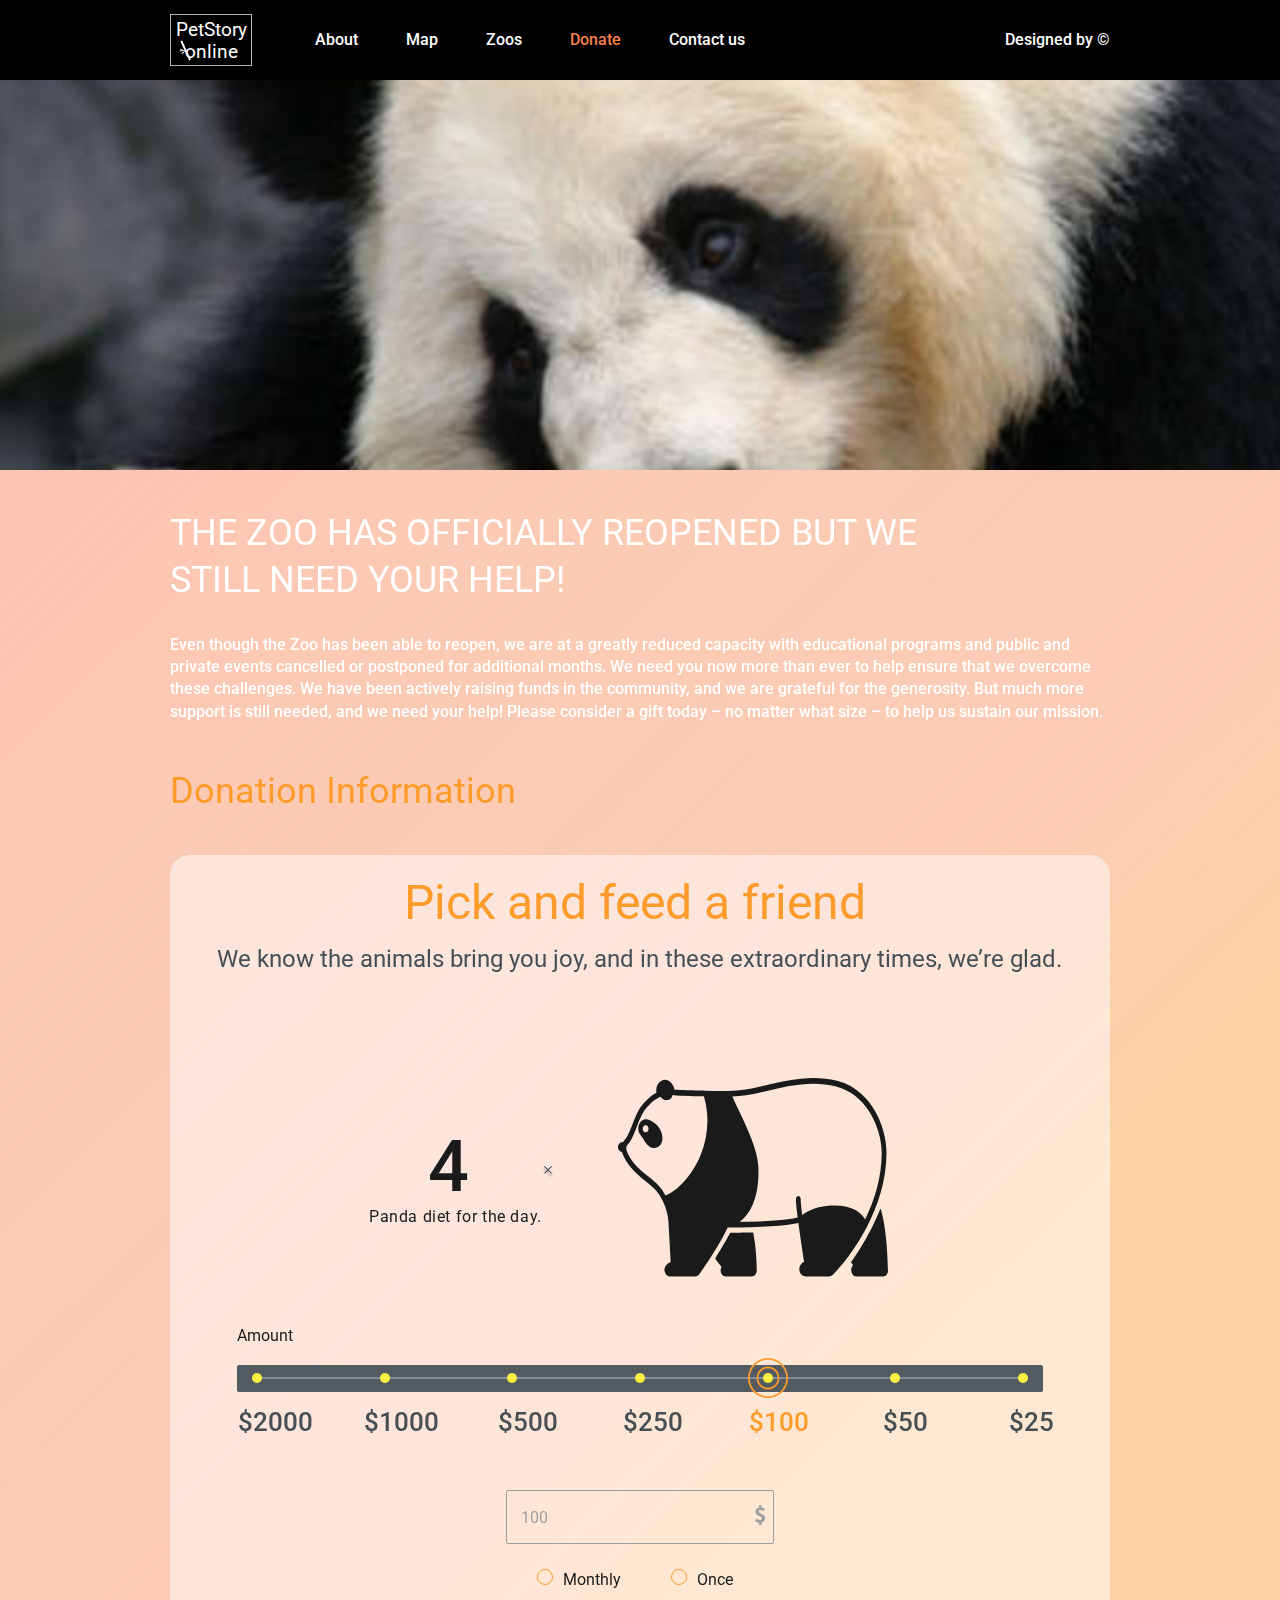
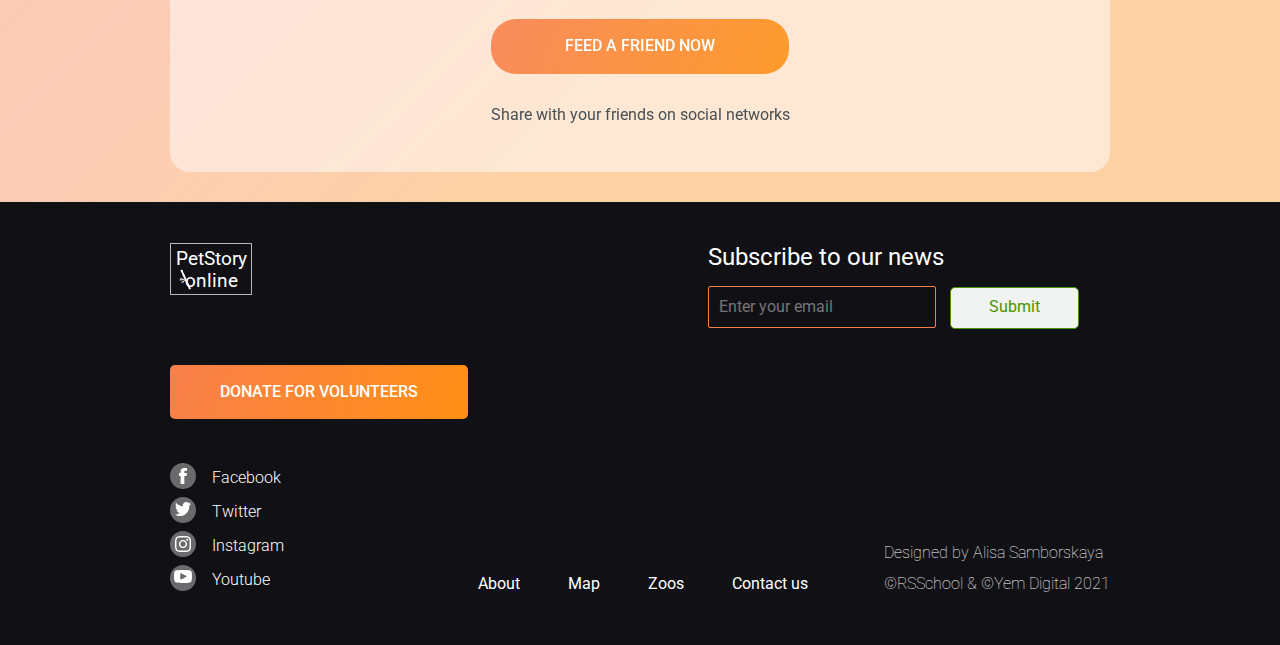
<file: pages/donate/index.html>
<!DOCTYPE html>
<html lang="en">
  <head>
    <meta charset="UTF-8" />
    <meta http-equiv="X-UA-Compatible" content="IE=edge" />
    <meta name="viewport" content="width=device-width, initial-scale=1.0" />
    <title>Document</title>
    <link rel="stylesheet" href="style.css" />
    <link rel="preconnect" href="https://fonts.googleapis.com" />
    <link rel="preconnect" href="https://fonts.gstatic.com" crossorigin />
    <link
      href="https://fonts.googleapis.com/css2?family=Roboto:ital,wght@0,100;0,300;0,400;0,500;0,700;0,900;1,100;1,300;1,400;1,500;1,700;1,900&display=swap"
      rel="stylesheet"
    />
  </head>
  <body>
    <div class="first-block">
      <header class="header">
        <div class="container header-container">
          <nav class="nav">
            <a href="../main/index.html"
              ><h1 class="petStory-logo">PetStory online</h1></a
            >
            <div class="burger-background">
              <ul class="nav-list burger-nav-list">
                <li class="nav-list-item">
                  <a
                    href="../main/index.html"
                    class="nav-list-item-link burger-item"
                    >About</a
                  >
                </li>
                <li class="nav-list-item">
                  <a href="#map" class="nav-list-item-link burger-item">Map</a>
                </li>
                <li class="nav-list-item">
                  <a href="#zoos" class="nav-list-item-link burger-item"
                    >Zoos</a
                  >
                </li>
                <li class="nav-list-item">
                  <a
                    href="../donate/index.html"
                    class="nav-list-item-link nav-list-item-link-active burger-item"
                    >Donate</a
                  >
                </li>
                <li class="nav-list-item">
                  <a href="#footer" class="nav-list-item-link burger-item"
                    >Contact us</a
                  >
                </li>
              </ul>
            </div>
          </nav>
          <span
            ><a
              href="https://www.figma.com/file/ypzT9idgAILaSRVRmDAJxn/online-zoo-3-weeks"
              class="designed"
              >Designed by ©</a
            ></span
          >
          <div class="burger-button">
            <div class="burger-line1"></div>
            <div class="burger-line2"></div>
            <div class="burger-line3"></div>
          </div>
        </div>
      </header>
    </div>
    <div class="pick-friend" id="donate">
      <div class="container">
        <h3 class="pick-friend-message">
          THE ZOO HAS OFFICIALLY REOPENED BUT WE STILL NEED YOUR HELP!
        </h3>
        <p class="pick-friend-message-info">
          Even though the Zoo has been able to reopen, we are at a greatly
          reduced capacity with educational programs and public and private
          events cancelled or postponed for additional months. We need you now
          more than ever to help ensure that we overcome these challenges. We
          have been actively raising funds in the community, and we are grateful
          for the generosity. But much more support is still needed, and we need
          your help! Please consider a gift today – no matter what size – to
          help us sustain our mission.
        </p>
        <h4 class="pick-friend-header">Donation Information</h4>
      </div>
      <div class="container pick-friend-content">
        <h3 class="pick-friend-content-header">Pick and feed a friend</h3>
        <p class="pick-friend-content-paragraph1">
          We know the animals bring you joy, and in these extraordinary times,
          we’re glad.
        </p>
        <div class="diet">
          <div class="diet-number">
            <div class="diet-number-wrapper">
              <span class="diet-number-char">4</span>
              <img src="../../assets/img/x_icon.svg" alt="" />
            </div>
            <p class="diet-number-info">Panda diet for the day.</p>
          </div>
          <img
            class="diet-img"
            src="../../assets/img/animals-widget.svg"
            alt="panda"
          />
        </div>
        <form action="#">
          <div class="amount-range">
            <h4 class="amount-header">Amount</h4>
            <div class="amount-inputs">
              <input
                class="amount-input"
                type="radio"
                name="amount"
                id="amount-5000"
                value="5000"
              />
              <input
                class="amount-input"
                type="radio"
                name="amount"
                id="amount-2000"
                value="2000"
              />
              <input
                class="amount-input"
                type="radio"
                name="amount"
                id="amount-1000"
                value="1000"
              />
              <input
                class="amount-input"
                type="radio"
                name="amount"
                id="amount-500"
                value="500"
              />
              <input
                class="amount-input"
                type="radio"
                name="amount"
                id="amount-250"
                value="250"
              />
              <input
                class="amount-input"
                type="radio"
                name="amount"
                id="amount-100"
                value="100"
                checked
              />
              <input
                class="amount-input"
                type="radio"
                name="amount"
                id="amount-50"
                value="50"
              />
              <input
                class="amount-input"
                type="radio"
                name="amount"
                id="amount-25"
                value="25"
              />
            </div>
            <div class="amount-values">
              <label for="amount-5000">$5000</label>
              <label for="amount-2000">$2000</label>
              <label for="amount-1000">$1000</label>
              <label for="amount-500">$500</label>
              <label for="amount-250">$250</label>
              <label for="amount-100" class="amount-values-active">$100</label>
              <label for="amount-50">$50</label>
              <label for="amount-25">$25</label>
            </div>
          </div>
          <div class="another-amount-container">
            <input
              type="number"
              class="another-amount"
              placeholder="Another amount"
              max="9999"
              min="0"
              value="100"
            />
            <img src="../../assets/img/dollar.png" alt="" class="dollar" />
          </div>
          <div class="periodicy">
            <label for="monthly" class="another-amount-periodicy-label"
              ><input
                type="radio"
                class="another-amount-periodicy"
                name="periodicy"
                value="monthly"
                id="monthly"
              />Monthly</label
            >
            <label for="once" class="another-amount-periodicy-label"
              ><input
                type="radio"
                class="another-amount-periodicy"
                name="periodicy"
                value="once"
                id="once"
              />Once</label
            >
          </div>
        </form>
        <a class="button button-centred" href="../donate/index.html"
          >Feed a friend now</a
        >
        <a href="#" class="share-link"
          >Share with your friends on social networks</a
        >
      </div>
    </div>
    <footer class="footer" id="footer">
      <div class="container footer-container">
        <div class="footer-line1">
          <a href="../main/index.html"
            ><h1 class="petStory-logo footer-petStory-logo">
              PetStory online
            </h1></a
          >
          <form class="subscribe">
            <label for="email" class="subscribe-header"
              >Subscribe to our news</label
            >
            <input
              type="email"
              id="email"
              name="email"
              class="subscribe-input"
              placeholder="Enter your email"
              required="required"
            />
            <input
              type="submit"
              name="email"
              class="subscribe-submit"
              value="Submit"
            />
          </form>
        </div>
        <a href="../donate/index.html" class="button button-left"
          >donate for volunteers</a
        >
        <div class="footer-line2">
          <ul class="social-media">
            <li class="social-media-item">
              <div class="social-media-img-background">
                <img
                  src="../../assets/img/facebook.svg"
                  class="social-media-img"
                  alt="Facebook"
                />
              </div>
              <a href="https://www.facebook.com/" class="social-media-link"
                >Facebook</a
              >
            </li>
            <li class="social-media-item">
              <div class="social-media-img-background">
                <img
                  src="../../assets/img/twitter.svg"
                  class="social-media-img"
                  alt="Twitter"
                />
              </div>
              <a href="https://twitter.com/" class="social-media-link"
                >Twitter</a
              >
            </li>
            <li class="social-media-item">
              <div class="social-media-img-background">
                <img
                  src="../../assets/img/instagram.svg"
                  class="social-media-img"
                  alt="Instagram"
                />
              </div>
              <a href="https://www.instagram.com/" class="social-media-link"
                >Instagram</a
              >
            </li>
            <li class="social-media-item">
              <div class="social-media-img-background">
                <img
                  src="../../assets/img/youtube.svg"
                  class="social-media-img"
                  alt="Youtube"
                />
              </div>
              <a href="https://www.youtube.com/" class="social-media-link"
                >Youtube</a
              >
            </li>
          </ul>
          <nav class="footer-nav">
            <ul class="nav-list footer-nav-list">
              <li class="nav-list-item">
                <a href="/pages/main/index.html" class="nav-list-item-link"
                  >About</a
                >
              </li>
              <li class="nav-list-item">
                <a href="#" class="nav-list-item-link">Map</a>
              </li>
              <li class="nav-list-item">
                <a href="#zoos" class="nav-list-item-link">Zoos</a>
              </li>
              <li class="nav-list-item">
                <a href="#footer" class="nav-list-item-link">Contact us</a>
              </li>
            </ul>
          </nav>
          <div class="footer-designed">
            <p>Designed by Alisa Samborskaya</p>
            <p>©RSSchool & ©Yem Digital 2021</p>
          </div>
        </div>
      </div>
    </footer>
    <script src="script.js"></script>
  </body>
</html>
</file>
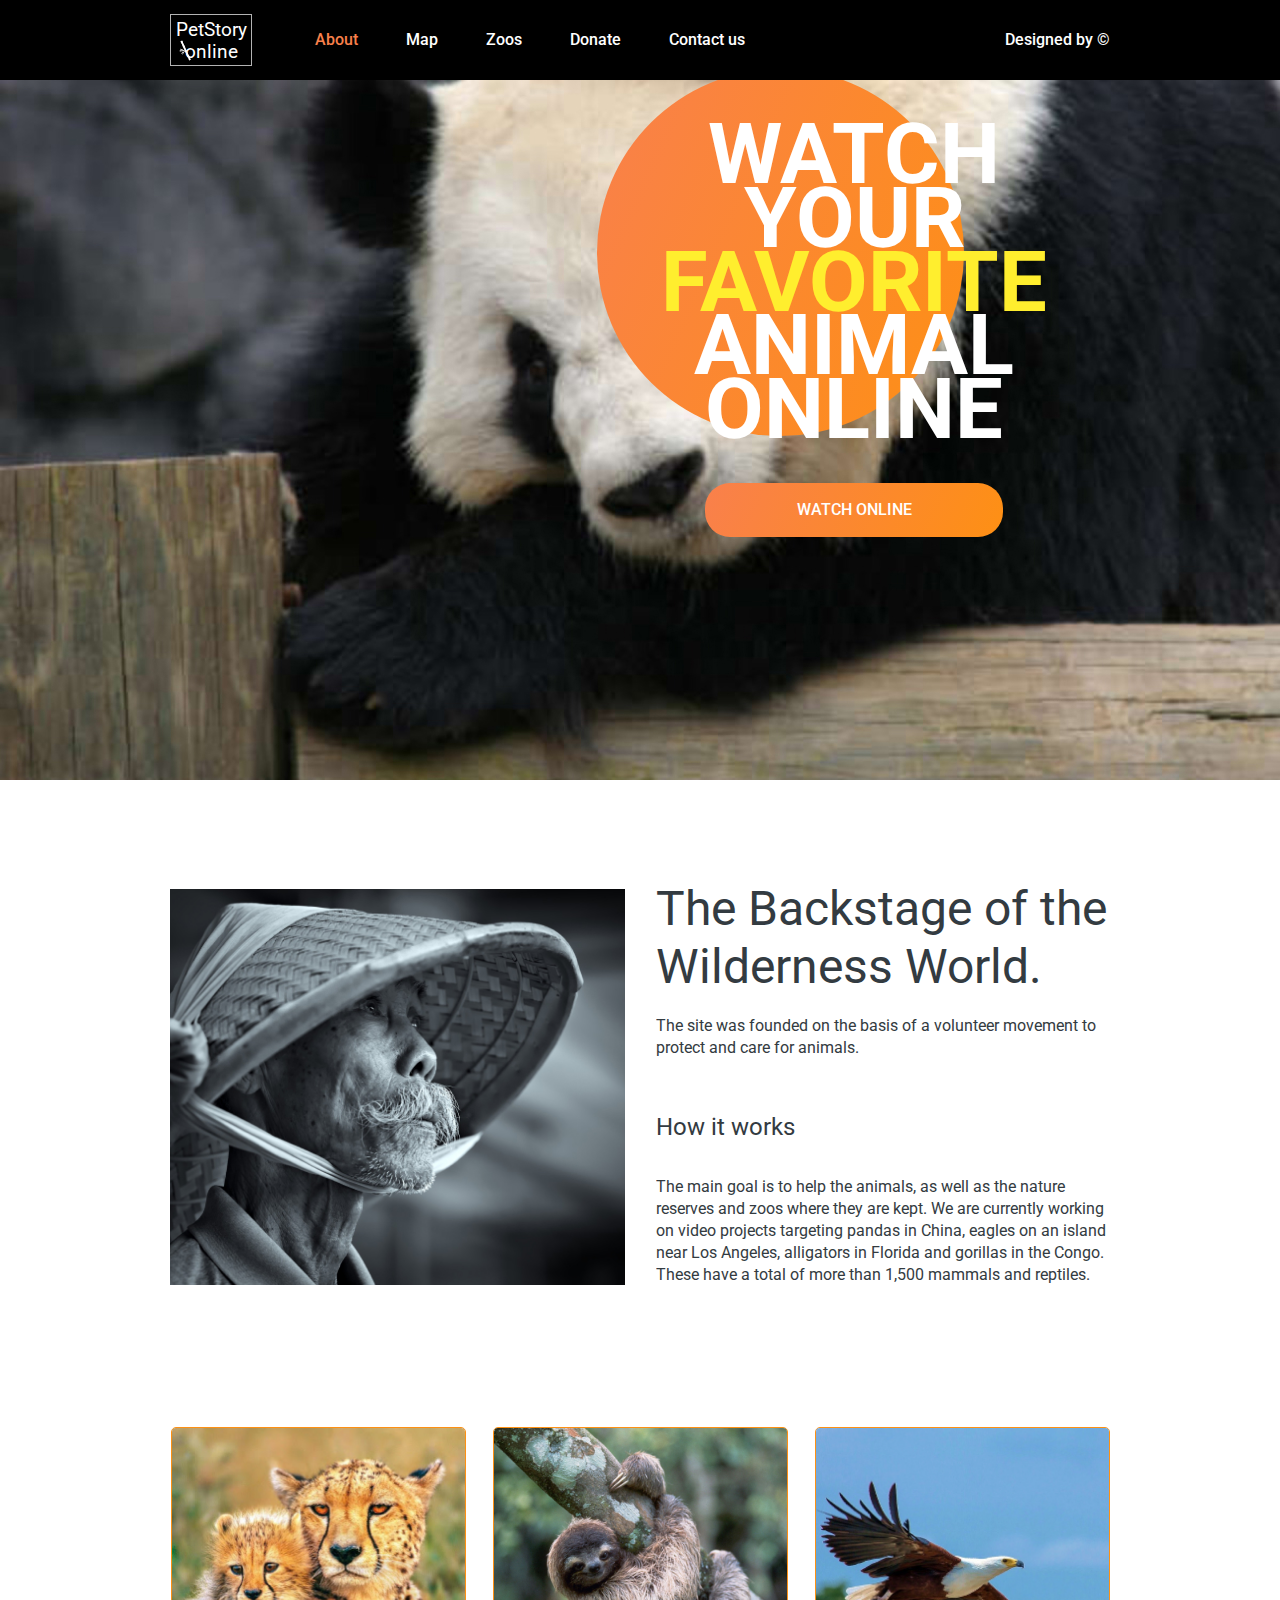
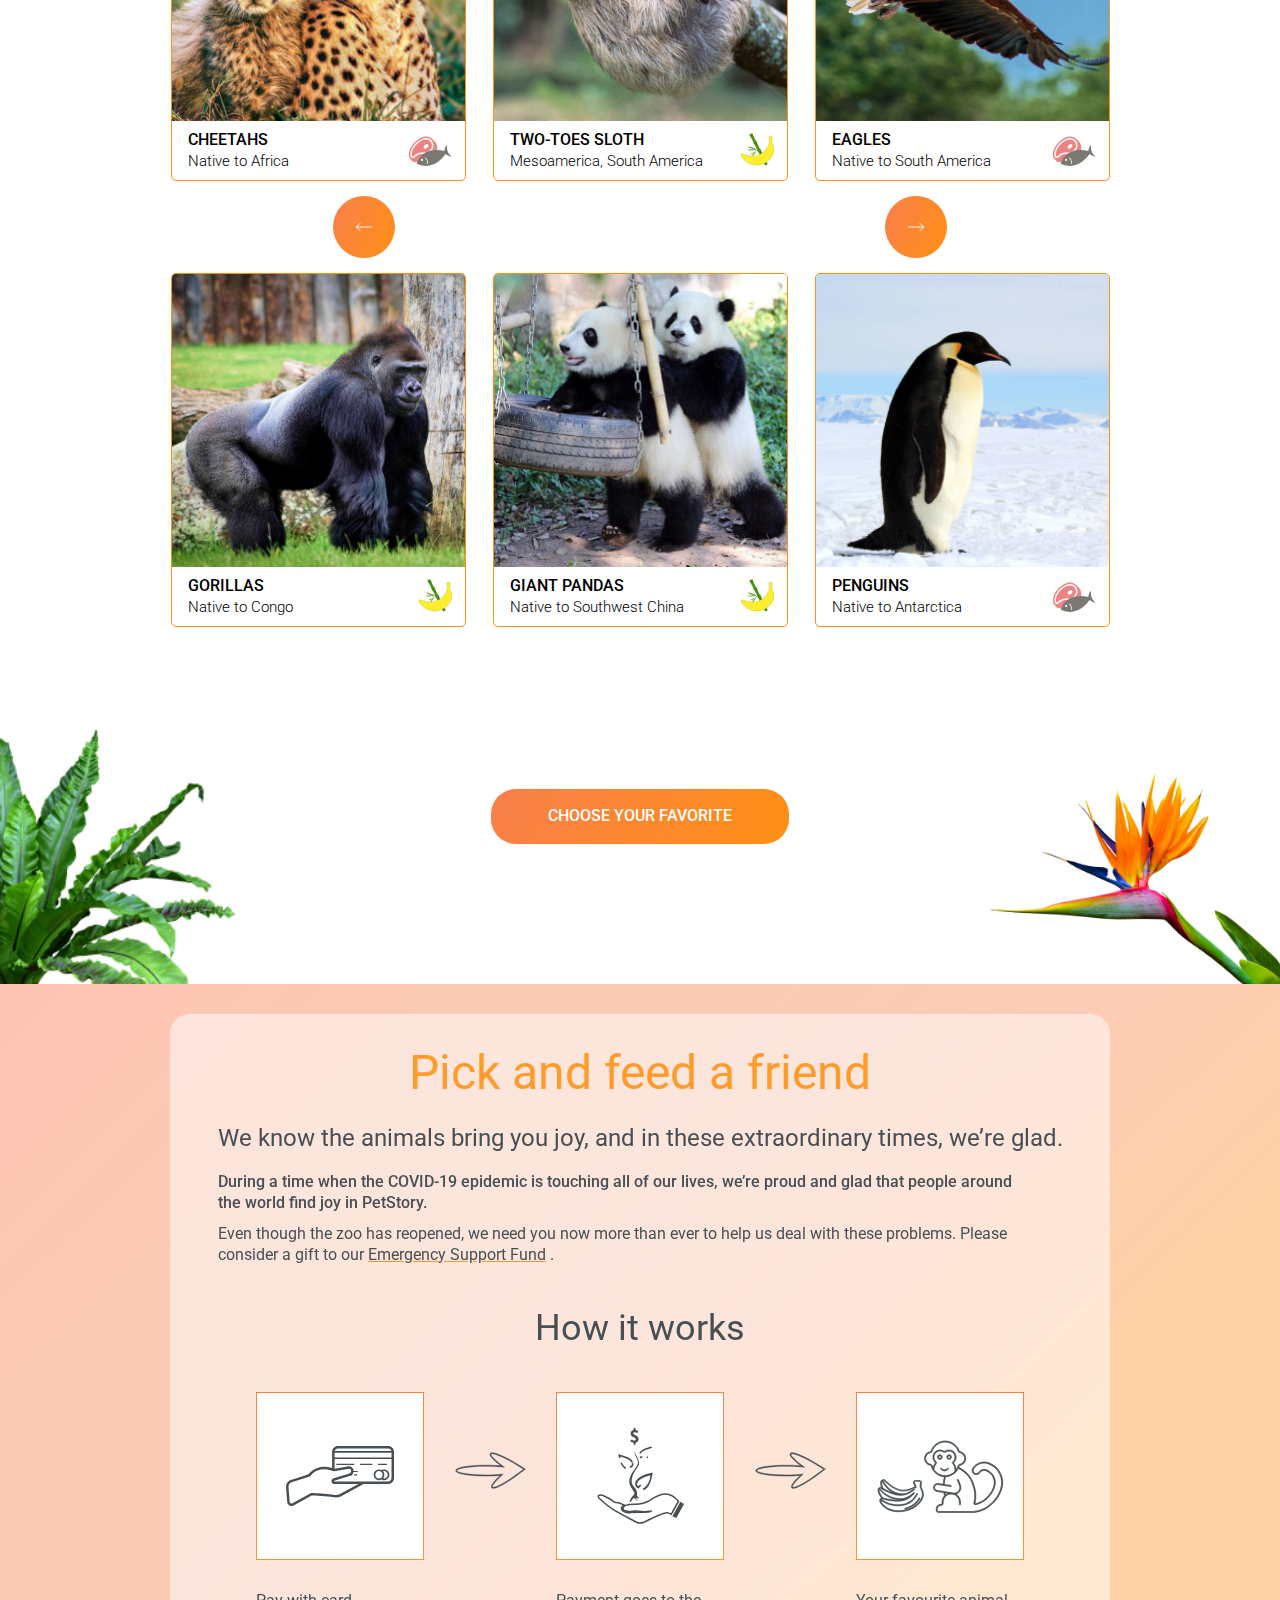
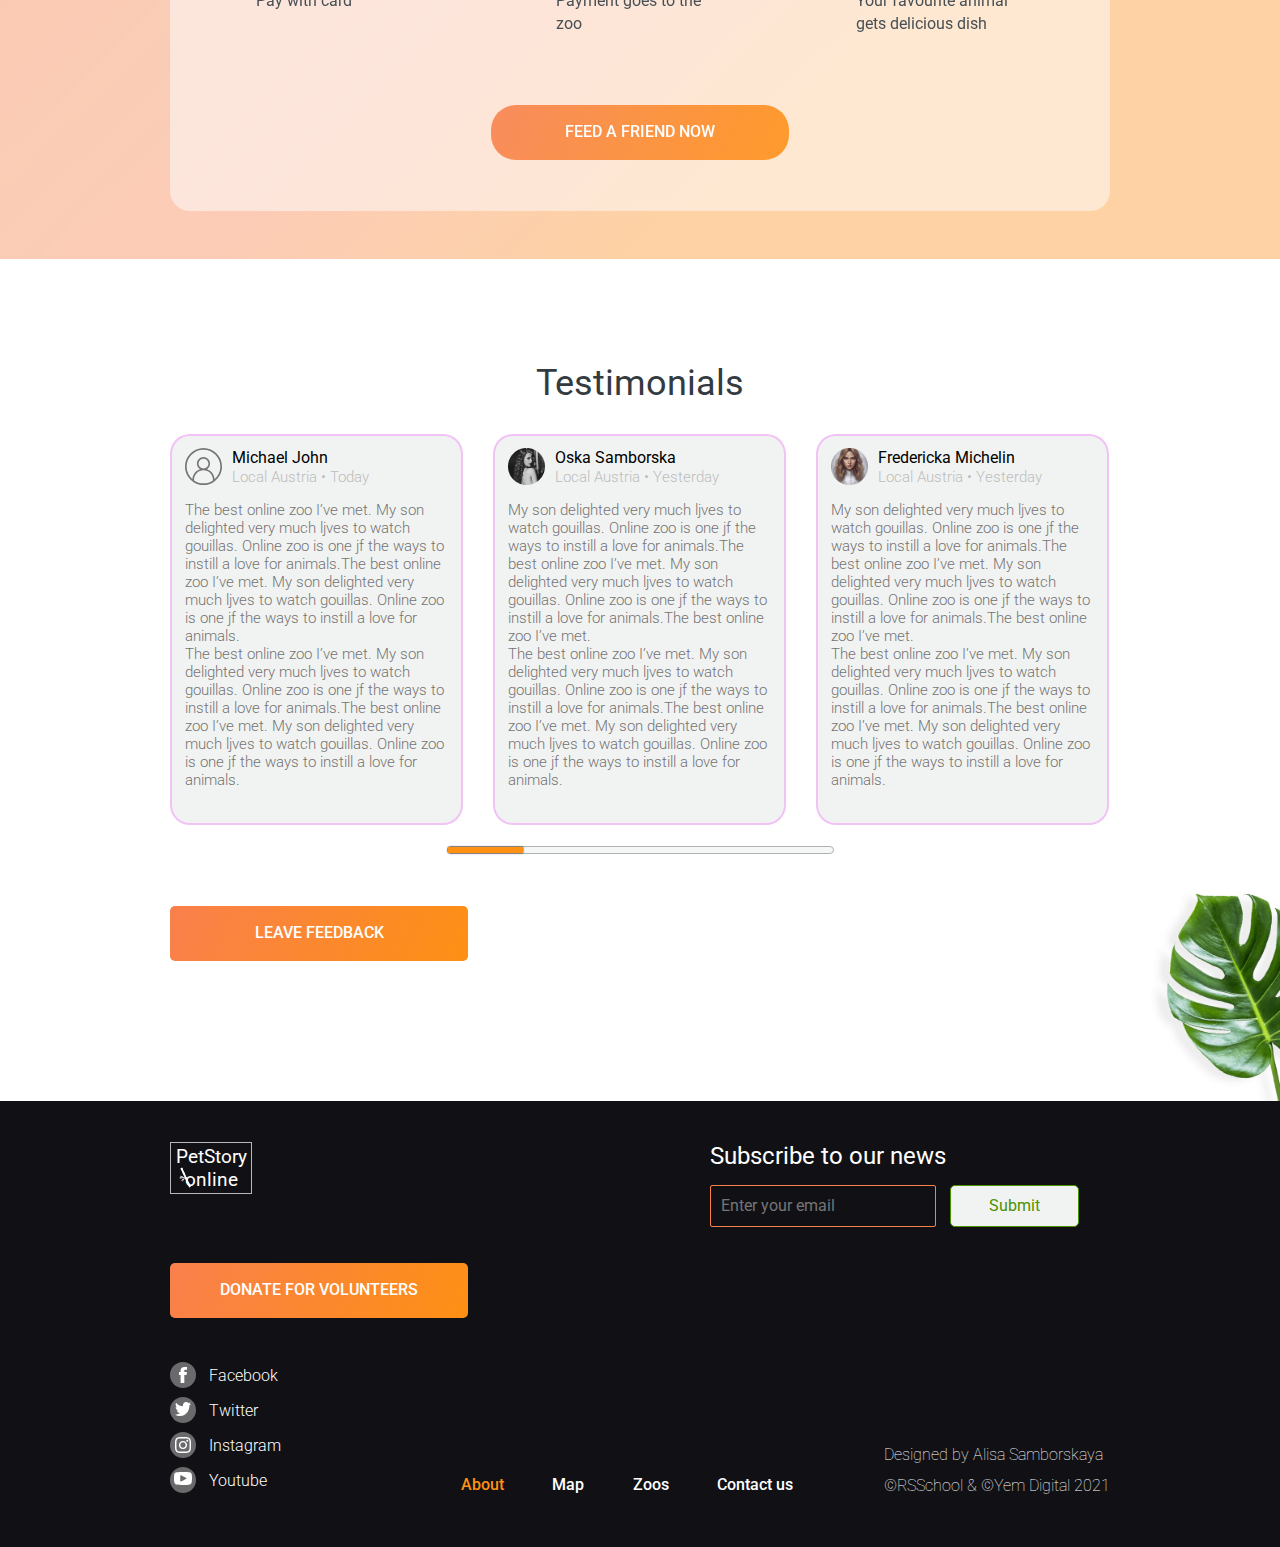
<file: pages/main/index.html>
<!DOCTYPE html>
<html lang="en">

<head>
  <meta charset="UTF-8">
  <meta http-equiv="X-UA-Compatible" content="IE=edge">
  <meta name="viewport" content="width=device-width, initial-scale=1.0">
  <title>Document</title>
  <link rel="stylesheet" href="style.css">
  <link rel="preconnect" href="https://fonts.googleapis.com">
  <link rel="preconnect" href="https://fonts.gstatic.com" crossorigin>
  <link
    href="https://fonts.googleapis.com/css2?family=Roboto:ital,wght@0,100;0,300;0,400;0,500;0,700;0,900;1,100;1,300;1,400;1,500;1,700;1,900&display=swap"
    rel="stylesheet">
</head>

<body>
  <div class="first-block">
    <header class="header">
      <div class="container header-container">
        <nav class="nav">
          <a href="index.html">
            <h1 class="petStory-logo">PetStory online</h1>
          </a>
          <div class="burger-background">
            <ul class="nav-list burger-nav-list">
              <a href="index.html">
                <h1 class="petStory-logo burger-logo">PetStory online</h1>
              </a>
              <li class="nav-list-item"><a href="index.html"
                  class="nav-list-item-link burger-item nav-list-item-link-active">About</a></li>
              <li class="nav-list-item"><a href="#map" class="nav-list-item-link burger-item">Map</a></li>
              <li class="nav-list-item"><a href="#zoos" class="nav-list-item-link burger-item">Zoos</a></li>
              <li class="nav-list-item"><a href="../donate/index.html" class="nav-list-item-link burger-item">Donate</a>
              </li>
              <li class="nav-list-item"><a href="#footer" class="nav-list-item-link burger-item">Contact us</a></li>
            </ul>
          </div>
        </nav>
        <span><a href="https://www.figma.com/file/ypzT9idgAILaSRVRmDAJxn/online-zoo-3-weeks"
            class="designed designed-header">Designed by ©</a></span>
        <div class="burger-button">
          <div class="burger-line1"></div>
          <div class="burger-line2"></div>
          <div class="burger-line3"></div>
        </div>
      </div>
    </header>
    <div class="container watch-your">
      <div class="first-block-header-wrapper">
        <div class="circle"></div>
        <div class="first-block-header">
          <span>
            Watch your <span class="first-block-header-colored">favorite</span> animal online
          </span>
          <button class="button button-centred button-watch-your">Watch online</button>
        </div>
      </div>
    </div>
  </div>
  <div class="backstage" id="map">
    <div class="container backstage-container">
      <img src="../../assets/img/bamboo-cap.jpg" alt="bamboo-cap" class="backstage-img">
      <div class="backstage-content">
        <h2 class="backstage-header">The Backstage of the Wilderness World.</h2>
        <p class="backstage-paragraph">The site was founded on the basis of a volunteer movement to protect and care for
          animals.</p>
        <h3>How it works </h3>
        <p class="backstage-paragraph">The main goal is to help the animals, as well as the nature reserves and zoos
          where they are kept. We are currently working on video projects targeting pandas in China, eagles on an island
          near Los Angeles, alligators in Florida and gorillas in the Congo. These have a total of more than 1,500
          mammals and reptiles.</p>
      </div>
    </div>
  </div>
  <div class="pets" id="zoos">
    <div class="pets-carousel">
      <button class="pets-carousel-button pets-carousel-button-left">
        <img src="../../assets/img/Vector-r.svg" alt="previous">
      </button>
      <div class="container carousel-wrapper">
      </div>
      <button class="pets-carousel-button pets-carousel-button-right">
        <img src="../../assets/img/Vector-l.svg" alt="next">
      </button>
    </div>
    <button class="button button-centred button-pets">choose your favorite</button>
  </div>
  <div class="pick-friend" id="donate">
    <div class="container pick-friend-content">
      <h3 class="pick-friend-content-header">Pick and feed a friend</h3>
      <p class="pick-friend-content-paragraph1">We know the animals bring you joy, and in these extraordinary times,
        we’re glad.</p>
      <p class="pick-friend-content-paragraph2">During a time when the COVID-19 epidemic is touching all of our lives,
        we’re proud and glad that people around the world find joy in PetStory.</p>
      <p class="pick-friend-content-paragraph3">Even though the zoo has reopened, we need you now more than ever to help
        us deal with these problems. Please consider a gift to our <a href="../donate/index.html"
          class="underlined">Emergency Support Fund</a> .</p>
      <h4 class="how-it-work-header">How it works</h4>
      <div class="how-it-work-block">
        <div class="how-it-work-action">
          <div class="how-it-work-action-pay"></div>
          <p class="how-it-work-action-descript">Pay with card</p>
        </div>
        <img src="../../assets/img/Vector-arrow.svg" class="arrow" alt="arrow">
        <div class="how-it-work-action">
          <div class="how-it-work-action-zoo"></div>
          <p class="how-it-work-action-descript">Payment goes to the zoo</p>
        </div>
        <img src="../../assets/img/Vector-arrow.svg" class="arrow" alt="arrow">
        <div class="how-it-work-action">
          <div class="how-it-work-action-dish"></div>
          <p class="how-it-work-action-descript">Your favourite animal gets delicious dish</p>
        </div>
      </div>
      <a class="button button-centred button-pets" href="../donate/index.html">Feed a friend now</a>
    </div>
  </div>
  <div class="testimonials">
    <div class="container">
      <h3 class="testimonials-header">Testimonials</h3>
      <div class="testimonials-carousel">
        <div class="testimonials-wrapper">
        </div>
      </div>
      <input type="range" class="styled-slider" min="0" max="8" step="1" value="0">
      <button class="button button-left button-pets">leave feedback</button>
    </div>
  </div>
  <footer class="footer" id="footer">
    <div class="container footer-container">
      <div class="footer-line1">
        <a href="../main/index.html">
          <h1 class="petStory-logo footer-petStory-logo">PetStory online</h1>
        </a>
        <form class="subscribe">
          <label for="email" class="subscribe-header">Subscribe to our news</label>
          <input type="email" id="email" name="email" class="subscribe-input" placeholder="Enter your email"
            required="required">
          <input type="submit" name="email" class="subscribe-submit" value="Submit">
        </form>
      </div>
      <a href="../donate/index.html" class="button button-left">donate for volunteers</a>
      <div class="footer-line2">
        <ul class="social-media">
          <li class="social-media-item">
            <div class="social-media-img-background">
              <img src="../../assets/img/facebook.svg" class="social-media-img" alt="Facebook">
            </div>
            <a href="https://www.facebook.com/" class="social-media-link">Facebook</a>
          </li>
          <li class="social-media-item">
            <div class="social-media-img-background">
              <img src="../../assets/img/twitter.svg" class="social-media-img" alt="Twitter">
            </div>
            <a href="https://twitter.com/" class="social-media-link">Twitter</a>
          </li>
          <li class="social-media-item">
            <div class="social-media-img-background">
              <img src="../../assets/img/instagram.svg" class="social-media-img" alt="Instagram">
            </div>
            <a href="https://www.instagram.com/" class="social-media-link">Instagram</a>
          </li>
          <li class="social-media-item">
            <div class="social-media-img-background">
              <img src="../../assets/img/youtube.svg" class="social-media-img" alt="Youtube">
            </div>
            <a href="https://www.youtube.com/" class="social-media-link">Youtube</a>
          </li>
        </ul>
        <nav class="footer-nav">
          <ul class="nav-list footer-nav-list">
            <li class="nav-list-item"><a href="index.html"
                class="nav-list-item-link nav-list-item-link-active">About</a></li>
            <li class="nav-list-item"><a href="#" class="nav-list-item-link">Map</a></li>
            <li class="nav-list-item"><a href="#zoos" class="nav-list-item-link">Zoos</a></li>
            <li class="nav-list-item"><a href="#footer" class="nav-list-item-link">Contact us</a></li>
          </ul>
        </nav>
        <div class="footer-designed">
          <p>Designed by Alisa Samborskaya</p>
          <p>©RSSchool & ©Yem Digital 2021</p>
        </div>
      </div>
    </div>
  </footer>
  <script src="script.js"></script>
</body>

</html>
</file>
<file: pages/donate/style.css>
* {
  margin: 0;
  padding: 0;
  box-sizing: border-box;
  scroll-behavior: smooth;
  font-family: "Roboto";
  font-style: normal;
}

a {
  text-decoration: none;
}

.hidden {
  overflow: hidden;
}

.first-block {
  background: url("../../assets/img/GiantPanda.jpg");
  background-repeat: no-repeat;
  background-size: cover;
  background-position: 0px -120px;
  min-height: 467px;
  position: relative;
}
@media screen and (max-width: 1280px) {
  .first-block {
    min-height: 470px;
    background-position: -184px -124px;
    background-size: 164%;
  }
}
@media screen and (max-width: 768px) {
  .first-block {
    min-height: 369px;
    background-position: -252px -120px;
    background-size: 207%;
  }
}
@media screen and (max-width: 600px) {
  .first-block {
    min-height: 221px;
    background-position: -142px -56px;
    background-size: 235%;
  }
}

.header {
  background-color: rgb(0, 0, 0);
}
@media screen and (max-width: 1280px) {
  .header {
    position: relative;
    z-index: 10;
  }
}
@media screen and (max-width: 768px) {
  .header {
    position: fixed;
    width: 100%;
  }
}
.header-container {
  display: flex;
  position: relative;
  justify-content: space-between;
  align-items: center;
  padding: 14px 0;
}
@media screen and (max-width: 768px) {
  .header-container {
    padding: 0 20px;
    background-color: #111115;
  }
}
@media screen and (max-width: 600px) {
  .header-container {
    padding: 0 10px;
    background-color: #111115;
  }
}

.nav {
  display: flex;
  align-items: center;
  justify-content: space-between;
}
.nav-list {
  display: flex;
}
@media screen and (max-width: 980px) {
  .nav-list {
    padding-left: 0;
  }
}
@media screen and (max-width: 768px) {
  .nav-list {
    flex-direction: column;
    gap: 14px;
  }
}
.nav-list-item {
  list-style: none;
  margin-right: 58px;
}
@media screen and (max-width: 1280px) {
  .nav-list-item {
    margin-right: 48px;
  }
}
@media screen and (max-width: 768px) {
  .nav-list-item {
    margin-right: 36px;
  }
}
@media screen and (max-width: 600px) {
  .nav-list-item {
    margin-right: 0;
  }
}
.nav-list-item-link {
  font-weight: 500;
  font-size: 16px;
  line-height: 140%;
  color: #FFFFFF;
  transition: all 200ms ease-in-out;
}
@media screen and (max-width: 980px) {
  .nav-list-item-link {
    font-size: 16px;
  }
}
@media screen and (max-width: 768px) {
  .nav-list-item-link {
    color: #333B41;
  }
}
.nav-list-item-link:hover {
  color: #FE9013;
}
.nav-list-item-link-active {
  color: rgb(249, 128, 75);
}

.petStory-logo {
  display: block;
  width: 82px;
  height: 52px;
  padding: 3.55px 4.75px;
  font-weight: 400;
  font-size: 19.0145px;
  line-height: 120%;
  color: #FFFFFF;
  text-align: center;
  border: 1.18841px solid rgba(255, 255, 255, 0.7);
  background-image: url(../../assets/logo/bamboo.svg);
  background-repeat: no-repeat;
  background-position: 8px 24.6px;
  margin-right: 63px;
}
@media screen and (max-width: 768px) {
  .petStory-logo {
    font-size: 12.2899px;
    border: none;
    background-size: 9%;
    background-position: 22px 14.6px;
    line-height: 110%;
    height: auto;
    margin-left: -17px;
  }
}

@media screen and (max-width: 768px) {
  .footer-petStory-logo {
    width: 82px;
    margin-right: 0;
    margin-left: 0;
    background-position: 12px 26.6px;
    background-size: 9%;
    font-weight: 400;
    font-size: 19.0145px;
    line-height: 120%;
    color: #FFFFFF;
    border: 1px solid rgba(255, 255, 255, 0.7);
    border-radius: 4px;
    font-weight: 400;
    font-size: 19.0145px;
    line-height: 120%;
    color: #FFFFFF;
  }
}
@media screen and (max-width: 600px) {
  .footer-petStory-logo {
    width: 138px;
    margin-right: 0;
    margin-left: 0;
    background-position: 77px 2.6px;
    background-size: 7%;
    font-weight: 400;
    font-size: 19.0145px;
    line-height: 120%;
    color: #FFFFFF;
    border: none;
  }
}

.designed {
  font-weight: 500;
  font-size: 16px;
  line-height: 140%;
  color: #FFFFFF;
  transition: all ease-in-out 200ms;
}
@media screen and (max-width: 980px) {
  .designed {
    font-size: 14px;
  }
}
@media screen and (max-width: 768px) {
  .designed {
    display: none;
  }
}
.designed:hover {
  color: #FE9013;
}

.container {
  max-width: 1160px;
  width: 100%;
  margin: 0 auto;
}
@media screen and (max-width: 1280px) {
  .container {
    max-width: 940px;
  }
}

.button {
  font-weight: 500;
  font-size: 16px;
  line-height: 140%;
  color: #FFFFFF;
  display: block;
  width: 298px;
  padding: 16px 4px;
  border: none;
  text-align: center;
  text-transform: uppercase;
  background: linear-gradient(113.96deg, #F9804B 1.49%, #FE9013 101.44%);
  transition: all 200ms ease-in-out;
}
.button:hover {
  background: linear-gradient(113.96deg, #E47209 1.49%, #E47209 101.44%);
  cursor: pointer;
}
.button-centred {
  margin: 0 auto;
  border-radius: 25px;
}
.button-left {
  border-radius: 5px;
}
@media screen and (max-width: 600px) {
  .button-left {
    margin: 57px auto 0;
  }
}

.pick-friend {
  background: linear-gradient(315.75deg, rgba(254, 210, 144, 0.7) 30.06%, #FEBDAB 100.95%, rgba(254, 210, 144, 0.7) 106.36%), linear-gradient(315.75deg, rgba(254, 189, 171, 0.74) 30.06%, rgba(243, 169, 248, 0.66) 50.74%, #E0D8F0 80.49%, #EAF7FE 127.9%, #EAF7FE 149.54%), linear-gradient(315.75deg, rgba(254, 189, 171, 0.74) 30.06%, rgba(243, 169, 248, 0.66) 50.74%, #E0D8F0 80.49%, #EAF7FE 127.9%, #EAF7FE 149.54%);
  opacity: 0.9;
  padding-top: 40px;
  padding-bottom: 184px;
}
@media screen and (max-width: 1280px) {
  .pick-friend {
    padding: 40px 20px 30px;
  }
}
@media screen and (max-width: 768px) {
  .pick-friend {
    padding: 30px 20px 47px;
  }
}
@media screen and (max-width: 600px) {
  .pick-friend {
    padding: 30px 9px 19px;
  }
}
.pick-friend-content {
  background: rgba(253, 253, 255, 0.52);
  -webkit-backdrop-filter: blur(2px);
          backdrop-filter: blur(2px);
  border-radius: 20px;
  padding: 41px 92px 59px;
}
@media screen and (max-width: 1280px) {
  .pick-friend-content {
    padding: 19px 47px 46px;
  }
}
@media screen and (max-width: 768px) {
  .pick-friend-content {
    padding: 35px 0px 30px;
  }
}
@media screen and (max-width: 600px) {
  .pick-friend-content {
    padding: 23px 0px 18px;
  }
}
.pick-friend-content-header {
  font-weight: 400;
  font-size: 48px;
  line-height: 120%;
  color: #FE9013;
  text-align: center;
  margin-left: -11px;
}
@media screen and (max-width: 1280px) {
  .pick-friend-content-header {
    margin-bottom: 13px;
  }
}
@media screen and (max-width: 768px) {
  .pick-friend-content-header {
    margin-left: 0;
    letter-spacing: 0;
    margin-left: 0;
  }
}
@media screen and (max-width: 600px) {
  .pick-friend-content-header {
    font-weight: 400;
    font-size: 24px;
    line-height: 120%;
    margin-bottom: -11px;
  }
}
.pick-friend-content-paragraph1 {
  font-weight: 400;
  font-size: 24px;
  line-height: 120%;
  color: #333B41;
  margin-top: 25px;
  margin-bottom: 56px;
  text-align: left;
}
@media screen and (max-width: 1280px) {
  .pick-friend-content-paragraph1 {
    margin-bottom: 13px;
    margin-top: 11px;
  }
}
@media screen and (max-width: 768px) {
  .pick-friend-content-paragraph1 {
    margin-bottom: -8px;
    margin-top: 21px;
    padding: 0 19px;
    text-align: center;
    font-size: 24px;
    line-height: 113%;
  }
}
@media screen and (max-width: 600px) {
  .pick-friend-content-paragraph1 {
    font-size: 16px;
    line-height: 140%;
    padding: 0;
  }
}
.pick-friend-message {
  font-weight: 400;
  font-size: 36px;
  line-height: 130%;
  color: #FFFFFF;
  text-transform: uppercase;
  margin-bottom: 10px;
}
@media screen and (max-width: 1280px) {
  .pick-friend-message {
    max-width: 773px;
    margin-bottom: 30px;
  }
}
@media screen and (max-width: 768px) {
  .pick-friend-message {
    max-width: 773px;
    margin-bottom: 19px;
    font-weight: 400;
    font-size: 24px;
    line-height: 120%;
    color: #FFFFFF;
  }
}
.pick-friend-message-info {
  font-weight: 500;
  font-size: 16px;
  line-height: 140%;
  color: #FFFFFF;
  margin-bottom: 42px;
}
@media screen and (max-width: 1280px) {
  .pick-friend-message-info {
    margin-bottom: 45px;
  }
}
@media screen and (max-width: 768px) {
  .pick-friend-message-info {
    margin-bottom: 26px;
  }
}
.pick-friend-header {
  font-weight: 400;
  font-size: 36px;
  line-height: 130%;
  color: #FE9013;
  margin-bottom: 60px;
}
@media screen and (max-width: 1280px) {
  .pick-friend-header {
    margin-bottom: 40px;
    letter-spacing: 0;
  }
}
@media screen and (max-width: 768px) {
  .pick-friend-header {
    margin-bottom: 28px;
  }
}
@media screen and (max-width: 600px) {
  .pick-friend-header {
    font-weight: 400;
    font-size: 24px;
    line-height: 120%;
  }
}

.arrow {
  align-self: baseline;
  margin-top: 60px;
}

.underlined {
  text-decoration: underline;
  -webkit-text-decoration-color: #FE9013;
          text-decoration-color: #FE9013;
  color: #333B41;
}

.how-it-work-header {
  font-weight: 400;
  font-size: 36px;
  line-height: 130%;
  color: #333B41;
  margin-top: 60px;
  margin-bottom: 40px;
  text-align: center;
}

.how-it-work-block {
  display: flex;
  justify-content: center;
  gap: 30.5px;
  margin-bottom: 60px;
}

.how-it-work-action {
  width: 168px;
  height: 244px;
}
.how-it-work-action-pay, .how-it-work-action-zoo, .how-it-work-action-dish {
  width: 168px;
  height: 168px;
  border: 1px solid;
  -o-border-image: linear-gradient(rgb(250, 111, 50), rgb(254, 144, 19)) 30;
     border-image: linear-gradient(rgb(250, 111, 50), rgb(254, 144, 19)) 30;
  border-radius: 5px;
}
.how-it-work-action-pay {
  background: url(../../assets/img/pay.svg), #FFFFFF;
  background-repeat: no-repeat;
  background-position: center;
}
.how-it-work-action-zoo {
  background: url(../../assets/img/zoo.svg), #FFFFFF;
  background-repeat: no-repeat;
  background-position: center;
}
.how-it-work-action-dish {
  background: url(../../assets/img/monkey.svg), #FFFFFF;
  background-repeat: no-repeat;
  background-position: center;
}
.how-it-work-action-descript {
  font-weight: 400;
  font-size: 16px;
  line-height: 140%;
  color: #333B41;
  margin-top: 30px;
}

.footer {
  background-color: #111115;
  padding-bottom: 50px;
  position: relative;
}
@media screen and (max-width: 768px) {
  .footer {
    padding-bottom: 0;
    min-height: 252px;
  }
}
@media screen and (max-width: 768px) {
  .footer-container {
    padding: 15px 20px 20px;
  }
}
@media screen and (max-width: 600px) {
  .footer-container {
    display: flex;
    flex-direction: column;
    padding: 15px 0 20px;
  }
}
@media screen and (max-width: 600px) {
  .footer-nav {
    order: 2;
  }
}
@media screen and (max-width: 1280px) {
  .footer-nav-list {
    margin-left: 44px;
  }
}
@media screen and (max-width: 768px) {
  .footer-nav-list {
    display: block;
    left: 21px;
    bottom: 18px;
    display: block;
    position: absolute;
    display: flex;
    flex-direction: row;
    gap: 0;
    margin-left: 0;
  }
}
@media screen and (max-width: 600px) {
  .footer-nav-list {
    position: static;
    padding: 0 19px;
    gap: 30px;
    justify-content: space-evenly;
  }
}
.footer-nav-list .nav-list-item-link {
  color: #FFFFFF;
  font-weight: 400;
}
.footer-nav-list .nav-list-item-link-active {
  color: #FE9013;
}
.footer-line1 {
  display: flex;
  padding: 41px 0 36px;
  justify-content: space-between;
}
@media screen and (max-width: 1280px) {
  .footer-line1 {
    padding: 41px 31px 36px 0;
  }
}
@media screen and (max-width: 768px) {
  .footer-line1 {
    padding: 0;
    margin-bottom: 28px;
  }
}
@media screen and (max-width: 600px) {
  .footer-line1 {
    justify-content: center;
  }
}
.footer-line2 {
  display: flex;
  margin-top: 44px;
  justify-content: space-between;
  align-items: flex-end;
}
@media screen and (max-width: 600px) {
  .footer-line2 {
    flex-direction: column;
    gap: 30px;
  }
}

@media screen and (max-width: 768px) {
  .subscribe {
    display: none;
  }
}
.subscribe-header {
  font-weight: 400;
  font-size: 24px;
  line-height: 120%;
  color: #FFFFFF;
  display: block;
}
.subscribe-input {
  width: 228px;
  height: 42px;
  border: 0.7px solid rgb(249, 128, 75);
  padding: 10px 7px 10px 10px;
  border-radius: 2px;
  background-color: transparent;
  font-size: 16px;
  line-height: 140%;
  color: #767474;
  margin-top: 14px;
  margin-right: 10px;
}
.subscribe-input:focus:invalid {
  border: 2px solid #be0101;
  outline: none;
}
.subscribe-input:focus:invalid ~ .subscribe-submit {
  border: 2px solid #be0101;
  color: #be0101;
}
.subscribe-input:focus:valid {
  border: 1px solid #4B9200;
  color: #4B9200;
  outline: none;
}
.subscribe-submit {
  width: 129px;
  height: 42px;
  font-weight: 400;
  font-size: 16px;
  line-height: 140%;
  color: #4B9200;
  background: #F1F3F2;
  border: 1px solid #4B9200;
  border-radius: 5px;
  transition: all 200ms ease-in-out;
}
.subscribe-submit:hover {
  background-color: #bac4bf;
}

.social-media {
  display: flex;
  flex-direction: column;
  gap: 4px;
  width: 25%;
}
@media screen and (max-width: 768px) {
  .social-media {
    position: absolute;
    right: 20px;
    bottom: 106px;
    gap: 17px;
    width: auto;
  }
}
@media screen and (max-width: 600px) {
  .social-media {
    position: absolute;
    flex-direction: row;
    gap: 30px;
    order: 0;
    margin: 0 auto;
    top: 73px;
    left: 0;
    right: 0;
    width: 200px;
  }
}
.social-media-item {
  display: block;
  align-items: center;
}
.social-media-item:hover {
  cursor: pointer;
}
.social-media-item:hover .social-media-img-background {
  background: #4B9200;
}
.social-media-item:hover .social-media-link {
  color: #4B9200;
}
.social-media-img {
  display: block;
  margin: 5px auto;
}
.social-media-img-background {
  width: 26px;
  height: 26px;
  background: rgba(196, 196, 196, 0.5);
  border-radius: 50%;
  display: inline-block;
  transition: all ease-in-out 200ms;
}
.social-media-link {
  font-weight: 300;
  font-size: 16px;
  line-height: 140%;
  color: #FFFFFF;
  vertical-align: super;
  margin-left: 12px;
  transition: all ease-in-out 200ms;
}
@media screen and (max-width: 768px) {
  .social-media-link {
    display: none;
  }
}

.footer-designed {
  font-weight: 100;
  font-size: 16px;
  line-height: 130%;
  color: #FFFFFF;
  transition: all ease-in-out 200ms;
}
@media screen and (max-width: 1280px) {
  .footer-designed {
    margin-top: 20px;
  }
}
@media screen and (max-width: 600px) {
  .footer-designed {
    order: 1;
    margin-top: -14px;
    font-size: 15px;
    margin-right: 11px;
  }
}
.footer-designed:hover {
  color: #4B9200;
}
.footer-designed p:last-child {
  margin-top: 10px;
}

.footer-nav-list-item-link {
  font-weight: 400;
  font-size: 16px;
  line-height: 140%;
  color: #FFFFFF;
}

.share-link {
  font-weight: 400;
  font-size: 16px;
  line-height: 140%;
  color: #333B41;
  display: block;
  margin-top: 30px;
  text-align: center;
}

.diet {
  display: flex;
  gap: 64px;
  justify-content: center;
  margin-bottom: 48px;
}
@media screen and (max-width: 1280px) {
  .diet {
    margin-top: 58px;
  }
}
@media screen and (max-width: 768px) {
  .diet {
    margin-bottom: 41px;
  }
}
@media screen and (max-width: 600px) {
  .diet {
    gap: 36px;
    margin-top: 17px;
    margin-bottom: 5px;
  }
}
@media screen and (max-width: 600px) {
  .diet-img {
    width: 160px;
  }
}
.diet-number {
  display: flex;
  flex-direction: column;
  justify-content: center;
  gap: 11px;
  margin-top: 55px;
  margin-left: 14px;
  width: 162px;
}
@media screen and (max-width: 600px) {
  .diet-number {
    margin-left: 0;
    gap: 8px;
  }
}
.diet-number-info {
  margin-left: -23px;
}
@media screen and (max-width: 1280px) {
  .diet-number-info {
    letter-spacing: 0.6px;
  }
}
@media screen and (max-width: 768px) {
  .diet-number-info {
    letter-spacing: 0;
  }
}
@media screen and (max-width: 600px) {
  .diet-number-info {
    font-size: 9px;
    margin-left: 0;
  }
}
.diet-number-wrapper {
  display: flex;
  gap: 60px;
  justify-content: end;
  align-items: center;
}
@media screen and (max-width: 1280px) {
  .diet-number-wrapper {
    gap: 73px;
  }
}
@media screen and (max-width: 600px) {
  .diet-number-wrapper {
    gap: 37px;
    margin-top: -19px;
  }
}
.diet-number-wrapper img {
  margin-top: 10px;
  width: 12px;
}
.diet-number-char {
  font-weight: 500;
  font-size: 72px;
  line-height: 80%;
  color: #000000;
}
@media screen and (max-width: 600px) {
  .diet-number-char {
    font-size: 40px;
  }
}

.amount-header {
  font-weight: 400;
  font-size: 16px;
  line-height: 140%;
  color: #000000;
  margin-bottom: 17px;
}
@media screen and (max-width: 768px) {
  .amount-header {
    margin-left: 10px;
    margin-bottom: 7px;
  }
}
@media screen and (max-width: 600px) {
  .amount-header {
    margin-left: 0;
  }
}

.amount-inputs {
  display: flex;
  position: relative;
  justify-content: space-between;
  align-items: center;
  position: relative;
  width: 100%;
  height: 27px;
  border-radius: 2px;
  background: url(../../assets/img/Rectangle12.svg), #404950;
  background-position: center center;
  background-repeat: no-repeat;
  padding: 0 12px;
}
@media screen and (max-width: 1280px) {
  .amount-inputs {
    margin: 0 auto;
    padding: 0 0;
    background: #404950;
  }
}
@media screen and (max-width: 768px) {
  .amount-inputs {
    margin: 0 auto;
    padding: 0 20px;
    background: #404950;
  }
}
@media screen and (max-width: 600px) {
  .amount-inputs {
    height: 15px;
    padding: 0 0;
  }
}

.amount-inputs::before {
  content: "";
  position: absolute;
  display: block;
  height: 100%;
  background: url(../../assets/img/Rectangle12.svg);
  background-position: center center;
  background-repeat: no-repeat;
  z-index: 1;
}
@media screen and (max-width: 1280px) {
  .amount-inputs::before {
    left: 20px;
    width: calc(100% - 40px);
  }
}
@media screen and (max-width: 768px) {
  .amount-inputs::before {
    left: 40px;
    width: calc(100% - 80px);
  }
}
@media screen and (max-width: 600px) {
  .amount-inputs::before {
    left: 20px;
    width: calc(100% - 40px);
  }
}

.amount-input {
  width: 40px;
  height: 40px;
  display: block;
  background: url(../../assets/img/Ellipse9.svg);
  background-position: center;
  background-repeat: no-repeat;
  -webkit-appearance: none;
  transition: all 200ms ease-in-out;
  position: relative;
  z-index: 2;
}
@media screen and (max-width: 600px) {
  .amount-input {
    width: 40px;
    height: 40px;
    background-size: 13%;
  }
}
.amount-input:hover {
  background: url(../../assets/img/Ellipse9.svg), url(../../assets/img/roller_icon.svg);
  background-position: center center;
  background-repeat: no-repeat no-repeat;
}
@media screen and (max-width: 600px) {
  .amount-input:hover {
    background-size: 13%, 20px 20px;
  }
}
.amount-input:checked {
  background: url(../../assets/img/Ellipse9.svg), url(../../assets/img/roller_icon.svg);
  background-position: center center;
  background-repeat: no-repeat no-repeat;
}
@media screen and (max-width: 600px) {
  .amount-input:checked {
    background-size: 13%, 20px 20px;
  }
}

.amount-values {
  display: flex;
  justify-content: space-between;
  margin-top: 12px;
  margin-left: -26px;
  margin-right: -20px;
  padding-left: 0;
  padding-right: 0px;
  font-weight: 500;
  font-size: 26px;
  line-height: 140%;
  color: #333B41;
}
@media screen and (max-width: 1280px) {
  .amount-values {
    margin-left: -15px;
    margin-right: -42px;
  }
}
@media screen and (max-width: 768px) {
  .amount-values {
    margin-left: 8px;
    margin-right: 6px;
  }
}
@media screen and (max-width: 600px) {
  .amount-values {
    font-size: 13px;
    margin-top: 6px;
  }
}
.amount-values label {
  width: 12.5%;
  text-align: center;
}
.amount-values label:hover {
  color: #FE9013;
}
.amount-values-active {
  color: #FE9013;
}

@media screen and (max-width: 1280px) {
  .amount-range {
    padding: 0 20px;
    margin: 0 auto;
  }
}
@media screen and (max-width: 768px) {
  .amount-range {
    padding: 0 0;
  }
}

@media screen and (max-width: 1280px) {
  .amount-input[id=amount-5000],
label[for=amount-5000] {
    display: none;
  }
}

@media screen and (max-width: 768px) {
  .amount-input[id=amount-2000],
label[for=amount-2000],
.amount-input[id=amount-1000],
label[for=amount-1000] {
    display: none;
  }
}

.another-amount {
  display: block;
  width: 268px;
  height: 54px;
  margin: 50px auto 25px;
  border: 1px solid #929699;
  border-radius: 2px;
  padding-left: 14px;
  background: transparent;
  position: relative;
  font-weight: 400;
  font-size: 16px;
  line-height: 140%;
  color: #929699;
}
@media screen and (max-width: 768px) {
  .another-amount {
    width: 180px;
    height: 42px;
    margin: 50px auto 32px;
    padding-left: 6px;
  }
}
@media screen and (max-width: 600px) {
  .another-amount {
    margin: 25px auto 25px;
  }
}
.another-amount::-webkit-outer-spin-button, .another-amount::-webkit-inner-spin-button {
  -webkit-appearance: none;
  margin: 0;
}
.another-amount:focus {
  outline: none;
}
.another-amount-periodicy {
  -webkit-appearance: none;
  width: 16px;
  height: 16px;
  border: 1px solid #FE9013;
  border-radius: 50%;
  text-align: center;
  margin-right: 10px;
}
.another-amount-periodicy:checked {
  background-color: #4B9200;
  border: 1px solid #4B9200;
}
.another-amount-label {
  font-weight: 400;
  font-size: 16px;
  line-height: -140%;
  color: #333B41;
  text-align: center;
}

.periodicy {
  display: flex;
  justify-content: center;
  gap: 50px;
  margin-bottom: 30px;
  padding-right: 11px;
}

.another-amount-container {
  position: relative;
}

.dollar {
  position: absolute;
  left: calc(50% + 115px);
  top: 15px;
}
@media screen and (max-width: 768px) {
  .dollar {
    left: calc(50% + 72px);
    top: 10px;
  }
}

.burger-button {
  display: none;
}
@media screen and (max-width: 768px) {
  .burger-button {
    display: flex;
    flex-direction: column;
    justify-content: space-around;
    width: 19px;
    height: 11px;
    top: 0px;
    left: 0px;
  }
}

.burger-line1,
.burger-line2,
.burger-line3 {
  width: 100%;
  height: 2px;
  background-color: #fcfafa;
  transition: 200ms ease-in-out;
}

.burger-button {
  display: none;
}
@media screen and (max-width: 768px) {
  .burger-button {
    display: flex;
    flex-direction: column;
    justify-content: space-around;
    width: 19px;
    height: 11px;
    top: 0px;
    left: 0px;
    z-index: 2;
  }
}
.burger-button-line1-active {
  background-color: #333B41;
  transform: rotate(45deg);
  margin-top: 8px;
}
.burger-button-line2-active {
  background-color: #333B41;
  display: none;
}
.burger-button-line3-active {
  background-color: #333B41;
  transform: rotate(-45deg);
}
.burger-background {
  transition: 300ms ease-in-out;
  background-color: transparent;
}
@media screen and (max-width: 768px) {
  .burger-background {
    position: absolute;
    width: 100%;
    height: 100vh;
    right: -100%;
    background-color: rgba(0, 0, 0, 0.3);
  }
}
.burger-active {
  right: 0;
  top: 0;
}
@media screen and (max-width: 768px) {
  .burger-nav-list {
    margin: 0 0 0 auto;
    padding: 20px;
    background-color: #FFFFFF;
    max-width: 640px;
    height: 100%;
    gap: 15px;
  }
}
@media screen and (max-width: 768px) {
  .burger-nav-list {
    height: auto;
  }
}
.burger-item {
  margin: 0;
}
.burger-logo {
  display: none;
}
@media screen and (max-width: 768px) {
  .burger-logo {
    display: block;
    margin: 0;
    color: #FE9013;
    border: 0.950725px solid #FE9013;
  }
}
@media screen and (min-width: 768px) {
  .burger-designed {
    display: none;
  }
}

#amount-25.amount-25-non-highlight {
  background: url(../../assets/img/Ellipse9.svg);
  background-position: center;
  background-repeat: no-repeat;
}/*# sourceMappingURL=style.css.map */
</file>
<file: pages/main/style.css>
* {
  margin: 0;
  padding: 0;
  box-sizing: border-box;
  scroll-behavior: smooth;
  font-family: "Roboto";
  font-style: normal;
}

.hidden {
  overflow: hidden;
}

a {
  text-decoration: none;
}

.first-block {
  background: url("../../assets/img/GiantPanda.jpg");
  background-repeat: no-repeat;
  background-size: cover;
  min-height: 780px;
  position: relative;
}
@media screen and (max-width: 1000px) {
  .first-block {
    min-height: 584px;
    background-position-x: -100px;
  }
}
@media screen and (max-width: 768px) {
  .first-block {
    min-height: 373px;
    background-position-x: 0;
  }
}
@media screen and (max-width: 640px) {
  .first-block {
    background-position-x: -63px;
  }
}
@media screen and (max-width: 600px) {
  .first-block {
    min-height: 221px;
    background-size: 122%;
    background-position-x: -35px;
    background-position-y: 32px;
  }
}
.first-block-header {
  width: 500px;
  height: 400px;
  top: 74px;
  right: 0px;
  display: flex;
  flex-direction: column;
  gap: 60px;
  font-weight: 700;
  font-size: 106.496px;
  line-height: 75%;
  color: #FFFFFF;
  text-align: center;
  text-transform: uppercase;
  position: relative;
}
@media screen and (max-width: 1280px) {
  .first-block-header {
    font-size: 85px;
    top: 31px;
    right: 6px;
    gap: 41px;
  }
}
@media screen and (max-width: 768px) {
  .first-block-header {
    width: 255px;
    height: 204px;
    top: 70px;
    right: -4px;
    font-size: 54.3px;
  }
}
@media screen and (max-width: 600px) {
  .first-block-header {
    width: 128.13px;
    height: 102px;
    top: 63px;
    right: 0;
    font-size: 28px;
  }
}
.first-block-header-wrapper {
  position: relative;
  right: 0;
  left: auto;
  top: 12px;
  min-height: 487px;
}
@media screen and (max-width: 768px) {
  .first-block-header-wrapper {
    min-height: 204px;
  }
}
@media screen and (max-width: 768px) {
  .first-block-header-wrapper {
    min-height: 106px;
  }
}
.first-block-header-colored {
  color: #FFEE2E;
}

.header {
  background-color: rgb(0, 0, 0);
  z-index: 11;
}
@media screen and (max-width: 1280px) {
  .header {
    position: relative;
    z-index: 11;
  }
}
@media screen and (max-width: 768px) {
  .header {
    position: fixed;
    width: 100%;
  }
}
.header-container {
  display: flex;
  justify-content: space-between;
  align-items: center;
  padding: 14px 0;
}
@media screen and (max-width: 768px) {
  .header-container {
    padding: 0 0;
  }
}

.nav {
  display: flex;
  align-items: center;
  justify-content: space-between;
}
.nav-list {
  display: flex;
}
@media screen and (max-width: 768px) {
  .nav-list {
    flex-direction: column;
    gap: 14px;
  }
}
.nav-list-item {
  list-style: none;
  margin-right: 58px;
}
@media screen and (max-width: 1280px) {
  .nav-list-item:last-child {
    margin-right: 0;
  }
}
@media screen and (max-width: 768px) {
  .nav-list-item:last-child {
    margin-right: 36px;
  }
}
@media screen and (max-width: 600px) {
  .nav-list-item:last-child {
    margin-right: 0;
  }
}
@media screen and (max-width: 1280px) {
  .nav-list-item {
    margin-right: 48px;
  }
}
@media screen and (max-width: 768px) {
  .nav-list-item {
    margin-right: 36px;
  }
}
@media screen and (max-width: 600px) {
  .nav-list-item {
    margin-right: 0;
  }
}
.nav-list-item-link {
  font-weight: 500;
  font-size: 16px;
  line-height: 140%;
  color: #FFFFFF;
  transition: all 200ms ease-in-out;
}
@media screen and (max-width: 980px) {
  .nav-list-item-link {
    font-size: 16px;
  }
}
@media screen and (max-width: 768px) {
  .nav-list-item-link {
    color: #333B41;
  }
}
.nav-list-item-link:hover {
  color: #FE9013;
}
.nav-list-item-link-active {
  color: rgb(249, 128, 75);
}

.petStory-logo {
  display: block;
  width: 82px;
  height: 52px;
  padding: 3.55px 4.75px;
  font-weight: 400;
  font-size: 19.0145px;
  line-height: 120%;
  color: #FFFFFF;
  text-align: center;
  border: 1.18841px solid rgba(255, 255, 255, 0.7);
  background-image: url(../../assets/logo/bamboo.svg);
  background-repeat: no-repeat;
  background-position: 8px 24.6px;
  margin-right: 63px;
}
@media screen and (max-width: 768px) {
  .petStory-logo {
    font-size: 12.2899px;
    border: none;
    background-size: 9%;
    background-position: 22px 14.6px;
    line-height: 110%;
    height: auto;
    margin-left: -17px;
  }
}

.designed {
  font-weight: 500;
  font-size: 16px;
  line-height: 140%;
  color: #FFFFFF;
  transition: all ease-in-out 200ms;
}
@media screen and (max-width: 768px) {
  .designed {
    display: none;
  }
}
.designed:hover {
  color: #FE9013;
}

.container {
  max-width: 1160px;
  width: 100%;
  margin: 0 auto;
}
@media screen and (max-width: 1280px) {
  .container {
    max-width: 940px;
  }
}
@media screen and (max-width: 768px) {
  .container {
    padding-left: 20px;
    padding-right: 20px;
  }
}
@media screen and (max-width: 600px) {
  .container {
    padding-left: 10px;
    padding-right: 10px;
  }
}

.watch-your {
  display: flex;
  flex-direction: column;
  justify-content: end;
  align-items: flex-end;
  gap: 69px;
}

.button {
  font-weight: 500;
  font-size: 16px;
  line-height: 140%;
  color: #FFFFFF;
  display: block;
  width: 298px;
  padding: 16px 4px;
  border: none;
  text-align: center;
  text-transform: uppercase;
  background: linear-gradient(113.96deg, #F9804B 1.49%, #FE9013 101.44%);
  transition: all 200ms ease-in-out;
}
.button:hover {
  background: linear-gradient(113.96deg, #E47209 1.49%, #E47209 101.44%);
  cursor: pointer;
}
.button:active {
  background: linear-gradient(113.96deg, #4B9200 1.49%, #4B9200 101.44%);
}
.button-centred {
  margin: 0 auto;
  border-radius: 25px;
}
@media screen and (max-width: 768px) {
  .button-centred {
    margin-left: -137%;
    margin-top: -49px;
  }
}
.button-left {
  border-radius: 5px;
}
@media screen and (max-width: 600px) {
  .button-left {
    margin: 57px auto 0;
  }
}
.button-pets {
  margin: 0 auto;
}
@media screen and (max-width: 600px) {
  .button-watch-your {
    position: absolute;
    top: 215px;
    width: 298px;
    left: 0;
  }
}

.circle {
  width: 465px;
  height: 465px;
  border-radius: 50%;
  position: absolute;
  top: 0;
  left: -74px;
  background: linear-gradient(113.96deg, #F9804B 1.49%, #FE9013 101.44%);
}
@media screen and (max-width: 1280px) {
  .circle {
    width: 367px;
    height: 367px;
    top: -23px;
    left: -13px;
  }
}
@media screen and (max-width: 768px) {
  .circle {
    width: 237px;
    height: 237px;
    top: 33px;
    left: -35px;
  }
}
@media screen and (max-width: 600px) {
  .circle {
    width: 119px;
    height: 119px;
    top: 44px;
    left: -20px;
  }
}

.backstage {
  padding-top: 140px;
  padding-bottom: 175px;
  background-image: url("../../assets/img/flower_foto1.jpg");
  background-position: right 10px;
  background-repeat: no-repeat;
}
@media screen and (max-width: 1440px) {
  .backstage {
    padding-top: 100px;
    padding-bottom: 142px;
    background-image: none;
  }
}
@media screen and (max-width: 768px) {
  .backstage {
    padding-top: 61px;
    background-image: url(../../assets/img/flower_foto1.jpg);
    background-position: 108% -7px;
    background-repeat: no-repeat;
    background-size: 26%;
    padding-bottom: 80px;
  }
}
@media screen and (max-width: 600px) {
  .backstage {
    padding-bottom: 40px;
    background-position: 116% 43px;
    background-size: 22%;
  }
}
.backstage-container {
  display: flex;
  gap: 87px;
}
@media screen and (max-width: 1280px) {
  .backstage-container {
    gap: 31px;
  }
}
.backstage-content {
  max-height: 427px;
  overflow: hidden;
}
@media screen and (max-width: 768px) {
  .backstage-content {
    width: 495px;
  }
}
.backstage-img {
  max-width: 609px;
  max-height: 403px;
  height: auto;
}
@media screen and (max-width: 1280px) {
  .backstage-img {
    max-width: 455px;
    max-height: 408px;
    -o-object-fit: cover;
       object-fit: cover;
    margin-top: 9px;
  }
}
@media screen and (max-width: 768px) {
  .backstage-img {
    display: none;
  }
}
.backstage-header {
  font-weight: 400;
  font-size: 48px;
  line-height: 120%;
  color: #333B41;
  margin: 0 0 20px 0;
}
@media screen and (max-width: 768px) {
  .backstage-header {
    margin: 0 0 20px 4px;
  }
}
@media screen and (max-width: 600px) {
  .backstage-header {
    font-size: 24px;
    margin: 44px 0 9px 0;
  }
}
.backstage-paragraph {
  font-weight: 400;
  font-size: 16px;
  line-height: 140%;
  color: #333B41;
}
@media screen and (max-width: 1280px) {
  .backstage-paragraph {
    line-height: 137%;
  }
}
.backstage h3 {
  font-weight: 400;
  font-size: 24px;
  line-height: 120%;
  color: #333B41;
  margin: 54px 0 34px 0;
}
@media screen and (max-width: 768px) {
  .backstage h3 {
    margin: 29px 0 20px 3px;
  }
}
@media screen and (max-width: 600px) {
  .backstage h3 {
    margin: 19px 0 10px 3px;
  }
}

.pets {
  display: flex;
  flex-direction: column;
  gap: 80px;
  padding-bottom: 100px;
  background: url(../../assets/img/palm_foto.jpg), url(../../assets/img/strelitzia.jpg);
  background-position: left bottom, right bottom;
  background-repeat: no-repeat, no-repeat;
}
@media screen and (max-width: 1440px) {
  .pets {
    padding-bottom: 140px;
    background: url(../../assets/img/palm_small.jpg), url(../../assets/img/strelitzia.jpg);
    background-position: left bottom, right bottom;
    background-repeat: no-repeat, no-repeat;
    background-size: 19.5%, 24%;
  }
}
@media screen and (max-width: 768px) {
  .pets {
    gap: 60px;
    padding-bottom: 100px;
    background: url(../../assets/img/palm_foto.jpg), url(../../assets/img/strelitzia.jpg);
    background-size: 19.5%, 24%;
    background-position: left bottom, right bottom;
    background-repeat: no-repeat, no-repeat;
  }
}
@media screen and (max-width: 600px) {
  .pets {
    background: url(../../assets/img/palm_small.jpg), url(../../assets/img/strelitzia.jpg);
    background-size: 21.5%, 28%;
    background-position: -11px bottom, calc(100vw - 71px) bottom;
    background-repeat: no-repeat, no-repeat;
    gap: 20px;
    padding-bottom: 60px;
  }
}

.pets-carousel {
  display: flex;
  justify-content: center;
  align-items: center;
  gap: 20px;
  position: relative;
}
@media screen and (max-width: 1322px) {
  .pets-carousel {
    gap: 0px;
  }
}
.pets-carousel-button {
  width: 62px;
  height: 62px;
  border: none;
  border-radius: 50%;
  background: linear-gradient(113.96deg, #F9804B 1.49%, #FE9013 101.44%);
  flex: none;
  display: flex;
  align-items: center;
  justify-content: center;
  cursor: pointer;
  transition: all ease-in-out 200ms;
  z-index: 10;
}
@media screen and (max-width: 600px) {
  .pets-carousel-button {
    display: none;
  }
}
@media screen and (max-width: 1280px) {
  .pets-carousel-button-left {
    position: absolute;
    top: 369px;
    left: 26%;
  }
}
@media screen and (max-width: 768px) {
  .pets-carousel-button-left {
    top: 342px;
    left: 38%;
  }
}
@media screen and (max-width: 636px) {
  .pets-carousel-button-left {
    display: none;
  }
}
@media screen and (max-width: 1280px) {
  .pets-carousel-button-right {
    position: absolute;
    top: 369px;
    right: 26%;
  }
}
@media screen and (max-width: 768px) {
  .pets-carousel-button-right {
    top: 342px;
    right: 38%;
  }
}
@media screen and (max-width: 636px) {
  .pets-carousel-button-right {
    display: none;
  }
}
.pets-carousel-button:hover {
  background: linear-gradient(113.96deg, #E47209 1.49%, #E47209 101.44%);
}
.pets-carousel-button:active {
  background: linear-gradient(113.96deg, #4B9200 1.49%, #4B9200 101.44%);
}

.carousel-wrapper {
  margin: 0 0;
  overflow: hidden;
  display: flex;
  flex-direction: row;
  height: 882px;
  position: relative;
}
@media screen and (max-width: 768px) {
  .carousel-wrapper {
    width: 100%;
    height: 756px;
    overflow: hidden;
  }
}
@media screen and (max-width: 636px) {
  .carousel-wrapper {
    height: 1388px;
  }
}

.pet-cards {
  display: flex;
  flex-direction: row;
  justify-content: center;
  margin: 0 auto;
  flex-wrap: wrap;
  -moz-column-gap: 30px;
       column-gap: 30px;
  row-gap: 20px;
  flex: none;
  overflow: hidden;
  width: 100%;
  transition: 1s ease-in-out;
  position: absolute;
}
@media screen and (max-width: 1280px) {
  .pet-cards {
    row-gap: 92px;
    -moz-column-gap: 27px;
         column-gap: 27px;
  }
}
@media screen and (max-width: 636px) {
  .pet-cards {
    flex-direction: column;
    flex-wrap: nowrap;
    justify-content: flex-end;
    align-items: center;
    row-gap: 20px;
  }
}

.pet-cards:nth-child(1) {
  left: -100%;
}

.pet-cards:nth-child(2) {
  left: 0;
}

.pet-cards:nth-child(3) {
  left: 100%;
}

.pet-card {
  width: 366px;
  height: 426px;
  border: 1px solid rgb(254, 144, 19);
  border-radius: 5px;
  overflow: hidden;
  display: flex;
  flex-direction: row;
  justify-content: space-between;
  flex-wrap: wrap;
  overflow: hidden;
  position: relative;
  transition: 200ms ease-in-out;
  flex: none;
}
@media screen and (max-width: 1280px) {
  .pet-card {
    width: 295px;
    height: 354px;
  }
}
@media screen and (max-width: 768px) {
  .pet-card {
    width: 285px;
    height: 332px;
  }
}
.pet-card-img {
  width: 100%;
  height: 86%;
  transition: all 300ms ease-in-out;
}
@media screen and (max-width: 1280px) {
  .pet-card-img {
    margin-top: -10px;
  }
}
@media screen and (max-width: 768px) {
  .pet-card-img {
    margin-top: 0;
  }
}
.pet-card-img-active {
  transform: scale(105.4%);
}
.pet-card-content {
  position: absolute;
  top: 364px;
  transition: all 400ms ease-in-out;
  width: 100%;
  background-color: transparent;
}
@media screen and (max-width: 1280px) {
  .pet-card-content {
    top: 293px;
  }
}
@media screen and (max-width: 768px) {
  .pet-card-content {
    top: 275px;
  }
}
.pet-card-content-active {
  width: 100%;
  height: 20%;
  position: absolute;
  top: 0;
  background-color: rgba(0, 0, 0, 0.3);
  color: #FFFFFF;
}
.pet-card-meal {
  position: absolute;
  right: 13px;
  bottom: 10px;
}
@media screen and (max-width: 768px) {
  .pet-card-meal {
    right: 5px;
    bottom: 7px;
  }
}
.pet-card h3 {
  font-weight: 500;
  font-size: 16px;
  line-height: 140%;
  color: #000000;
  margin-left: 16px;
  margin-top: 8px;
  text-transform: uppercase;
}
@media screen and (max-width: 768px) {
  .pet-card h3 {
    font-size: 12.3px;
    margin-top: 15px;
  }
}
.pet-card h6 {
  font-weight: 300;
  font-size: 15px;
  line-height: 120%;
  color: #000000;
  margin-left: 16px;
  margin-bottom: 14px;
}
@media screen and (max-width: 768px) {
  .pet-card h6 {
    font-size: 11.7px;
  }
}

.pick-friend {
  background: linear-gradient(315.75deg, rgba(254, 210, 144, 0.7) 30.06%, #FEBDAB 100.95%, rgba(254, 210, 144, 0.7) 106.36%), linear-gradient(315.75deg, rgba(254, 189, 171, 0.74) 30.06%, rgba(243, 169, 248, 0.66) 50.74%, #E0D8F0 80.49%, #EAF7FE 127.9%, #EAF7FE 149.54%), linear-gradient(315.75deg, rgba(254, 189, 171, 0.74) 30.06%, rgba(243, 169, 248, 0.66) 50.74%, #E0D8F0 80.49%, #EAF7FE 127.9%, #EAF7FE 149.54%);
  opacity: 0.9;
  padding-top: 69px;
  padding-bottom: 100px;
}
@media screen and (max-width: 1280px) {
  .pick-friend {
    padding-top: 30px;
    padding-bottom: 48px;
  }
}
@media screen and (max-width: 768px) {
  .pick-friend {
    padding-top: 20px;
    padding-bottom: 21px;
  }
}
@media screen and (max-width: 600px) {
  .pick-friend {
    padding: 20px 10px;
  }
}
.pick-friend-content {
  background: rgba(253, 253, 255, 0.52);
  -webkit-backdrop-filter: blur(2px);
          backdrop-filter: blur(2px);
  border-radius: 20px;
  padding: 41px 0 59px 0;
}
@media screen and (max-width: 1280px) {
  .pick-friend-content {
    padding: 30px 0 51px 0;
  }
}
@media screen and (max-width: 768px) {
  .pick-friend-content {
    padding: 9px 0 60px 0;
  }
}
@media screen and (max-width: 600px) {
  .pick-friend-content {
    padding: 19px 0 40px 0;
  }
}
.pick-friend-content-header {
  font-weight: 400;
  font-size: 48px;
  line-height: 120%;
  color: #FE9013;
  text-align: center;
}
@media screen and (max-width: 768px) {
  .pick-friend-content-header {
    font-size: 42px;
  }
}
@media screen and (max-width: 600px) {
  .pick-friend-content-header {
    font-size: 24px;
  }
}
.pick-friend-content-paragraph1, .pick-friend-content-paragraph2, .pick-friend-content-paragraph3 {
  margin-left: 99px;
}
@media screen and (max-width: 1280px) {
  .pick-friend-content-paragraph1, .pick-friend-content-paragraph2, .pick-friend-content-paragraph3 {
    margin-left: 48px;
  }
}
.pick-friend-content-paragraph1 {
  font-weight: 400;
  font-size: 24px;
  line-height: 120%;
  color: #333B41;
  margin-top: 30px;
  margin-bottom: 40px;
}
@media screen and (max-width: 1280px) {
  .pick-friend-content-paragraph1 {
    margin-top: 23px;
  }
}
@media screen and (max-width: 768px) {
  .pick-friend-content-paragraph1 {
    margin-left: 19px;
    font-size: 22px;
  }
}
@media screen and (max-width: 600px) {
  .pick-friend-content-paragraph1 {
    font-size: 18px;
    text-align: center;
    margin-left: 0;
    margin-top: 12px;
    margin-bottom: 0;
  }
}
.pick-friend-content-paragraph2 {
  font-weight: 500;
  font-size: 16px;
  line-height: 130%;
  color: #333B41;
  margin-bottom: 10px;
}
@media screen and (max-width: 1280px) {
  .pick-friend-content-paragraph2 {
    font-size: 16px;
    margin-top: -21px;
    margin-right: 86px;
    margin-bottom: 10px;
  }
}
@media screen and (max-width: 768px) {
  .pick-friend-content-paragraph2 {
    width: calc(100% - 40px);
    margin-left: 19px;
    font-size: 16px;
  }
}
@media screen and (max-width: 600px) {
  .pick-friend-content-paragraph2 {
    display: none;
  }
}
.pick-friend-content-paragraph3 {
  font-weight: 400;
  font-size: 16px;
  line-height: 130%;
  color: #333B41;
  max-width: 863px;
}
@media screen and (max-width: 1280px) {
  .pick-friend-content-paragraph3 {
    font-size: 16px;
    max-width: 842px;
  }
}
@media screen and (max-width: 768px) {
  .pick-friend-content-paragraph3 {
    margin-left: 19px;
    font-size: 16px;
  }
}
@media screen and (max-width: 600px) {
  .pick-friend-content-paragraph3 {
    display: none;
  }
}

.arrow {
  align-self: baseline;
  margin-top: 60px;
}
@media screen and (max-width: 990px) {
  .arrow {
    display: none;
  }
}

.underlined {
  text-decoration: underline;
  -webkit-text-decoration-color: #FE9013;
          text-decoration-color: #FE9013;
  color: #333B41;
}

.how-it-work-header {
  font-weight: 400;
  font-size: 36px;
  line-height: 130%;
  color: #333B41;
  margin-top: 60px;
  margin-bottom: 40px;
  text-align: center;
}
@media screen and (max-width: 1280px) {
  .how-it-work-header {
    margin-top: 40px;
  }
}
@media screen and (max-width: 768px) {
  .how-it-work-header {
    margin-top: 29px;
    margin-bottom: 20px;
  }
}
@media screen and (max-width: 600px) {
  .how-it-work-header {
    font-size: 24px;
    margin-top: 19px;
  }
}

.how-it-work-block {
  display: flex;
  justify-content: center;
  gap: 30.5px;
  margin-bottom: 60px;
}
@media screen and (max-width: 1280px) {
  .how-it-work-block {
    margin-bottom: 69px;
  }
}
@media screen and (max-width: 768px) {
  .how-it-work-block {
    margin-bottom: 38px;
    margin-right: 23px;
    margin-left: 11px;
    justify-content: space-evenly;
  }
}
@media screen and (max-width: 600px) {
  .how-it-work-block {
    flex-direction: column;
    align-items: center;
    gap: 35px;
  }
}

.how-it-work-action {
  width: 168px;
  height: 244px;
}
@media screen and (max-width: 600px) {
  .how-it-work-action:nth-child(2) {
    margin-top: -15px;
  }
}
@media screen and (max-width: 600px) {
  .how-it-work-action {
    height: auto;
    margin-left: 10px;
  }
}
.how-it-work-action-pay, .how-it-work-action-zoo, .how-it-work-action-dish {
  width: 168px;
  height: 168px;
  border: 1px solid;
  -o-border-image: linear-gradient(rgb(250, 111, 50), rgb(254, 144, 19)) 30;
     border-image: linear-gradient(rgb(250, 111, 50), rgb(254, 144, 19)) 30;
  border-radius: 5px;
}
.how-it-work-action-pay {
  background: url(../../assets/img/pay.svg), #FFFFFF;
  background-repeat: no-repeat;
  background-position: center;
  position: relative;
}
.how-it-work-action-zoo {
  background: url(../../assets/img/zoo.svg), #FFFFFF;
  background-repeat: no-repeat;
  background-position: center;
  position: relative;
}
@media screen and (max-width: 600px) {
  .how-it-work-action-zoo {
    margin-top: 5px;
  }
}
.how-it-work-action-dish {
  background: url(../../assets/img/monkey.svg), #FFFFFF;
  background-repeat: no-repeat;
  background-position: center;
}
@media screen and (max-width: 600px) {
  .how-it-work-action-dish {
    margin-bottom: 11px;
    margin-top: -8px;
  }
}
.how-it-work-action-descript {
  font-weight: 400;
  font-size: 16px;
  line-height: 140%;
  color: #333B41;
  margin-top: 30px;
}
@media screen and (max-width: 600px) {
  .how-it-work-action-descript {
    margin-top: 10px;
  }
}

.how-it-work-action-pay::before,
.how-it-work-action-zoo::before {
  content: "";
  display: none;
  position: absolute;
  top: -17px;
  right: -59px;
  background-image: url(../../assets/img/green-arrow.png);
  background-repeat: no-repeat;
  background-position: center;
  width: 90px;
  height: 30px;
  z-index: 2;
}
@media screen and (max-width: 768px) {
  .how-it-work-action-pay::before,
.how-it-work-action-zoo::before {
    display: block;
  }
}
@media screen and (max-width: 600px) {
  .how-it-work-action-pay::before,
.how-it-work-action-zoo::before {
    transform: rotate(85deg);
    top: 189px;
    right: -63px;
  }
}

@media screen and (max-width: 600px) {
  .how-it-work-action-zoo::before {
    transform: rotate(86deg);
    top: 197px;
    right: -64px;
  }
}

.testimonials {
  padding-bottom: 180px;
  background: url("../../assets/img/leav_foto.jpg");
  background-repeat: no-repeat;
  background-position: right 136%;
}
@media screen and (max-width: 1280px) {
  .testimonials {
    padding-bottom: 140px;
    margin-top: 101px;
    background-position: right 122%;
    background-size: 12.5em;
  }
}
@media screen and (max-width: 999px) {
  .testimonials {
    margin-top: 61px;
    padding-bottom: 80px;
    flex-direction: column;
    background-size: 21%;
    background-position: calc(100% + 13px) 122%;
  }
}
@media screen and (max-width: 600px) {
  .testimonials {
    background: url("../../assets/img/leav_foto.png");
    background-repeat: no-repeat;
    padding-bottom: 60px;
    background-position: calc(100vw - 51px) 107%;
  }
}
.testimonials-carousel {
  overflow: hidden;
}
@media screen and (max-width: 1280px) {
  .testimonials-carousel {
    max-width: 939px;
  }
}
@media screen and (max-width: 999px) {
  .testimonials-carousel {
    max-height: 357px;
  }
}
.testimonials-wrapper {
  display: flex;
  gap: 30px;
  position: relative;
  left: 0;
  transition: 500ms;
}
@media screen and (max-width: 1280px) {
  .testimonials-wrapper {
    justify-content: space-between;
    gap: 30px;
  }
}
@media screen and (max-width: 999px) {
  .testimonials-wrapper {
    flex-direction: column;
    gap: 15px;
  }
}
.testimonials-header {
  font-weight: 400;
  font-size: 36px;
  line-height: 130%;
  color: #333B41;
  text-align: center;
  margin-top: 140px;
  margin-bottom: 47px;
}
@media screen and (max-width: 1280px) {
  .testimonials-header {
    margin-top: 50px;
    margin-bottom: 28px;
  }
}
@media screen and (max-width: 768px) {
  .testimonials-header {
    font-size: 36px;
  }
}
@media screen and (max-width: 600px) {
  .testimonials-header {
    font-size: 24px;
    margin-top: -32px;
    margin-bottom: 19px;
  }
}
@media screen and (max-width: 1280px) {
  .testimonials .button-pets {
    margin: 0 0;
  }
}
@media screen and (max-width: 999px) {
  .testimonials .button-pets {
    margin: 41px auto 0;
    width: 240px;
  }
}
@media screen and (max-width: 600px) {
  .testimonials .button-pets {
    margin-top: 30px;
  }
}

.testimonial {
  position: relative;
  width: 267px;
  height: 391px;
  background: #F1F3F2;
  border-radius: 20px;
  padding: 15px 14px 12px 18px;
  border: 2px solid rgba(243, 169, 248, 0.66);
  overflow: hidden;
}
@media screen and (max-width: 1280px) {
  .testimonial {
    width: 293px;
    padding: 12px 17px 12px 13px;
  }
}
@media screen and (max-width: 999px) {
  .testimonial {
    width: calc(100vw - 40px);
    height: 109px;
  }
}
@media screen and (max-width: 600px) {
  .testimonial {
    width: calc(100vw - 20px);
    padding: 8px 17px 12px 13px;
  }
}
.testimonial-author {
  font-weight: 400;
  font-size: 16px;
  line-height: 120%;
  color: #000000;
}
.testimonial-author-photo {
  float: left;
  margin-right: 10px;
}
@media screen and (max-width: 600px) {
  .testimonial-author-photo {
    margin-right: 5px;
  }
}
.testimonial-author-data {
  font-weight: 300;
  font-size: 15px;
  line-height: 120%;
  color: #BDBDBD;
}
.testimonial-content {
  font-weight: 300;
  font-size: 15px;
  line-height: 120%;
  color: #767474;
  margin-top: 10px;
}
@media screen and (max-width: 1280px) {
  .testimonial-content {
    margin-top: 15px;
  }
}
@media screen and (max-width: 999px) {
  .testimonial-content {
    overflow: hidden;
    display: -webkit-box;
    text-overflow: ellipsis;
    -webkit-line-clamp: 2;
    -webkit-box-orient: vertical;
    line-height: 1.5;
    margin-top: 9px;
  }
}
@media screen and (max-width: 600px) {
  .testimonial-content {
    margin-left: 5px;
    margin-top: 12px;
    line-height: 120%;
  }
}
.testimonial-content-full {
  -webkit-line-clamp: 13;
}

.footer {
  background-color: #111115;
  padding-bottom: 50px;
  position: relative;
}
@media screen and (max-width: 768px) {
  .footer {
    padding-bottom: 0;
    min-height: 252px;
  }
}
@media screen and (max-width: 768px) {
  .footer-container {
    padding: 15px 20px 20px;
  }
}
@media screen and (max-width: 600px) {
  .footer-container {
    display: flex;
    flex-direction: column;
    padding: 15px 0 20px;
  }
}
@media screen and (max-width: 600px) {
  .footer-nav {
    order: 2;
  }
}
@media screen and (max-width: 1280px) {
  .footer-nav-list {
    margin-left: 44px;
  }
}
@media screen and (max-width: 768px) {
  .footer-nav-list {
    display: block;
    left: 21px;
    bottom: 18px;
    display: block;
    position: absolute;
    display: flex;
    font-weight: 400;
    flex-direction: row;
    gap: 0;
  }
}
@media screen and (max-width: 600px) {
  .footer-nav-list {
    position: static;
    display: flex;
    padding: 0 19px 0 32px;
    gap: 30px;
    justify-content: space-evenly;
  }
}
.footer-line1 {
  display: flex;
  padding: 41px 0 36px;
  justify-content: space-between;
}
@media screen and (max-width: 1280px) {
  .footer-line1 {
    padding: 41px 31px 36px 0;
  }
}
@media screen and (max-width: 768px) {
  .footer-line1 {
    padding: 0;
    margin-bottom: 28px;
  }
}
@media screen and (max-width: 600px) {
  .footer-line1 {
    justify-content: center;
  }
}
.footer-line2 {
  display: flex;
  margin-top: 44px;
  justify-content: space-between;
  align-items: flex-end;
}
@media screen and (max-width: 600px) {
  .footer-line2 {
    flex-direction: column;
    gap: 30px;
  }
}

@media screen and (max-width: 1280px) {
  .subscribe {
    margin-right: 0;
  }
}
@media screen and (max-width: 768px) {
  .subscribe {
    margin-right: 31px;
    display: none;
  }
}
.subscribe-header {
  font-weight: 400;
  font-size: 24px;
  line-height: 120%;
  color: #FFFFFF;
  display: block;
}
.subscribe-input {
  width: 226px;
  height: 42px;
  border: 0.7px solid rgb(249, 128, 75);
  padding: 10px 7px 10px 10px;
  border-radius: 2px;
  background-color: transparent;
  font-size: 16px;
  line-height: 140%;
  color: #767474;
  margin-top: 14px;
  margin-right: 10px;
}
.subscribe-input:focus:invalid {
  border: 2px solid #be0101;
  outline: none;
}
.subscribe-input:focus:invalid ~ .subscribe-submit {
  border: 2px solid #be0101;
  color: #be0101;
}
.subscribe-input:focus:valid {
  border: 1px solid #4B9200;
  color: #4B9200;
  outline: none;
}
.subscribe-submit {
  width: 129px;
  height: 42px;
  font-weight: 400;
  font-size: 16px;
  line-height: 140%;
  color: #4B9200;
  background: #F1F3F2;
  border: 1px solid #4B9200;
  border-radius: 5px;
  transition: all 200ms ease-in-out;
}
.subscribe-submit:hover {
  background-color: #bac4bf;
}

.social-media {
  display: flex;
  flex-direction: column;
  gap: 4px;
  width: 25%;
}
@media screen and (max-width: 1280px) {
  .social-media {
    gap: 5px;
  }
}
@media screen and (max-width: 768px) {
  .social-media {
    position: absolute;
    right: 20px;
    bottom: 106px;
    gap: 17px;
    width: auto;
  }
}
@media screen and (max-width: 600px) {
  .social-media {
    position: absolute;
    flex-direction: row;
    gap: 30px;
    order: 0;
    margin: 0 auto;
    top: 73px;
    left: 0;
    right: 0;
    width: 200px;
  }
}
.social-media-item {
  display: block;
  align-items: center;
}
.social-media-item:hover {
  cursor: pointer;
}
.social-media-item:hover .social-media-img-background {
  background: #4B9200;
}
.social-media-item:hover .social-media-link {
  color: #4B9200;
}
.social-media-img {
  display: block;
  margin: 5px auto;
}
.social-media-img-background {
  width: 26px;
  height: 26px;
  background: rgba(196, 196, 196, 0.5);
  border-radius: 50%;
  display: inline-block;
  transition: all ease-in-out 200ms;
}
.social-media-link {
  font-weight: 300;
  font-size: 16px;
  line-height: 140%;
  color: #FFFFFF;
  vertical-align: super;
  margin-left: 12px;
  transition: all ease-in-out 200ms;
}
@media screen and (max-width: 1280px) {
  .social-media-link {
    margin-left: 9px;
  }
}
@media screen and (max-width: 768px) {
  .social-media-link {
    display: none;
  }
}

.footer-designed {
  font-weight: 100;
  font-size: 16px;
  line-height: 130%;
  color: #FFFFFF;
  transition: all ease-in-out 200ms;
}
@media screen and (max-width: 1280px) {
  .footer-designed {
    margin-top: 20px;
  }
}
@media screen and (max-width: 600px) {
  .footer-designed {
    order: 1;
    margin-top: -14px;
    font-size: 15px;
    margin-right: 11px;
  }
}
.footer-designed:hover {
  color: #4B9200;
}
.footer-designed p:last-child {
  margin-top: 10px;
}

@media screen and (max-width: 1280px) {
  .footer-nav-list {
    justify-content: space-between;
    width: 332px;
    margin-left: -35px;
  }
}
@media screen and (max-width: 768px) {
  .footer-nav-list {
    display: block;
    left: 21px;
    bottom: 18px;
    display: block;
    position: absolute;
    display: flex;
    margin-left: 0;
  }
}
@media screen and (max-width: 600px) {
  .footer-nav-list {
    position: static;
    display: flex;
    padding: 0 19px;
    gap: 30px;
    justify-content: space-evenly;
  }
}
.footer-nav-list-item-link {
  font-weight: 400;
  font-size: 16px;
  line-height: 140%;
  color: #FFFFFF;
}
@media screen and (max-width: 768px) {
  .footer-nav-list .nav-list-item-link {
    color: #FFFFFF;
    font-weight: 400;
  }
}
.footer-nav-list .nav-list-item-link-active {
  color: #FE9013;
}

input[type=range].styled-slider {
  -webkit-appearance: none;
  width: 599px;
  height: 8px;
  margin: 21px auto 31px;
  display: block;
}
@media screen and (max-width: 1280px) {
  input[type=range].styled-slider {
    margin: 21px auto 52px;
    width: 387px;
  }
}
@media screen and (max-width: 768px) {
  input[type=range].styled-slider {
    display: none;
  }
}
@media screen and (max-width: 999px) {
  input[type=range].styled-slider {
    display: none;
  }
}

input[type=range].styled-slider:focus {
  outline: none;
}

input[type=range].styled-slider::-webkit-slider-thumb {
  -webkit-appearance: none;
  width: 75px;
  height: 6px;
  border-radius: 0;
  background: #FE9013;
  border: none;
  box-shadow: 0 0 2px black;
  margin-top: 0px;
}

input[type=range].styled-slider::-webkit-slider-runnable-track {
  height: 8px;
  border: 1px solid #b2b2b2;
  border-radius: 5px;
  background: #F5F7F6;
  box-shadow: none;
}

.burger-line1,
.burger-line2,
.burger-line3 {
  width: 100%;
  height: 2px;
  background-color: #fcfafa;
  transition: 200ms ease-in-out;
}

.burger-button {
  display: none;
}
@media screen and (max-width: 768px) {
  .burger-button {
    display: flex;
    flex-direction: column;
    justify-content: space-around;
    width: 19px;
    height: 11px;
    top: 0px;
    left: 0px;
    z-index: 2;
  }
}
.burger-button-line1-active {
  background-color: #333B41;
  transform: rotate(45deg);
  margin-top: 8px;
}
.burger-button-line2-active {
  background-color: #333B41;
  display: none;
}
.burger-button-line3-active {
  background-color: #333B41;
  transform: rotate(-45deg);
}
.burger-background {
  transition: 300ms ease-in-out;
  background-color: transparent;
}
@media screen and (max-width: 768px) {
  .burger-background {
    position: absolute;
    width: 100%;
    height: 100vh;
    right: -100%;
    background-color: rgba(0, 0, 0, 0.3);
  }
}
.burger-active {
  right: 0;
  top: 0;
}
@media screen and (max-width: 768px) {
  .burger-nav-list {
    margin: 0 0 0 auto;
    padding: 20px;
    background-color: #FFFFFF;
    max-width: 640px;
    height: 100%;
    gap: 15px;
  }
}
@media screen and (max-width: 768px) {
  .burger-nav-list {
    height: auto;
  }
}
.burger-item {
  margin: 0;
}
.burger-logo {
  display: none;
}
@media screen and (max-width: 768px) {
  .burger-logo {
    display: block;
    margin: 0;
    color: #FE9013;
    border: 0.950725px solid #FE9013;
  }
}
@media screen and (min-width: 768px) {
  .burger-designed {
    display: none;
  }
}

@media screen and (max-width: 768px) {
  .footer-petStory-logo {
    width: 82px;
    margin-right: 0;
    margin-left: 0;
    background-position: 12px 26.6px;
    background-size: 9%;
    font-weight: 400;
    font-size: 19.0145px;
    line-height: 120%;
    color: #FFFFFF;
    border: 1px solid white;
    border-radius: 4px;
    font-weight: 400;
    font-size: 19.0145px;
    line-height: 120%;
    color: #FFFFFF;
  }
}
@media screen and (max-width: 600px) {
  .footer-petStory-logo {
    width: 138px;
    margin-right: 0;
    margin-left: 0;
    background-position: 77px 2.6px;
    font-weight: 400;
    font-size: 19.0145px;
    line-height: 120%;
    color: #FFFFFF;
    border: none;
  }
}

.pop-up-background {
  position: fixed;
  width: 100%;
  top: 0;
  bottom: 0;
  right: 0;
  left: 0;
  background-color: rgba(0, 0, 0, 0.3);
  z-index: 12;
}
.pop-up-testimonial {
  position: relative;
  margin: 50px auto 0;
  width: 297px;
  height: 361px;
  overflow: unset;
}
.pop-up-close-button {
  display: none;
}
.pop-up-close-button-visible {
  display: block;
  position: absolute;
  width: 25px;
  height: 25px;
  background: url(../../assets/img/x_icon.png);
  background-repeat: no-repeat;
  background-position: center center;
  top: -14px;
  right: -24px;
  z-index: 13;
  cursor: pointer;
}/*# sourceMappingURL=style.css.map */
</file>
